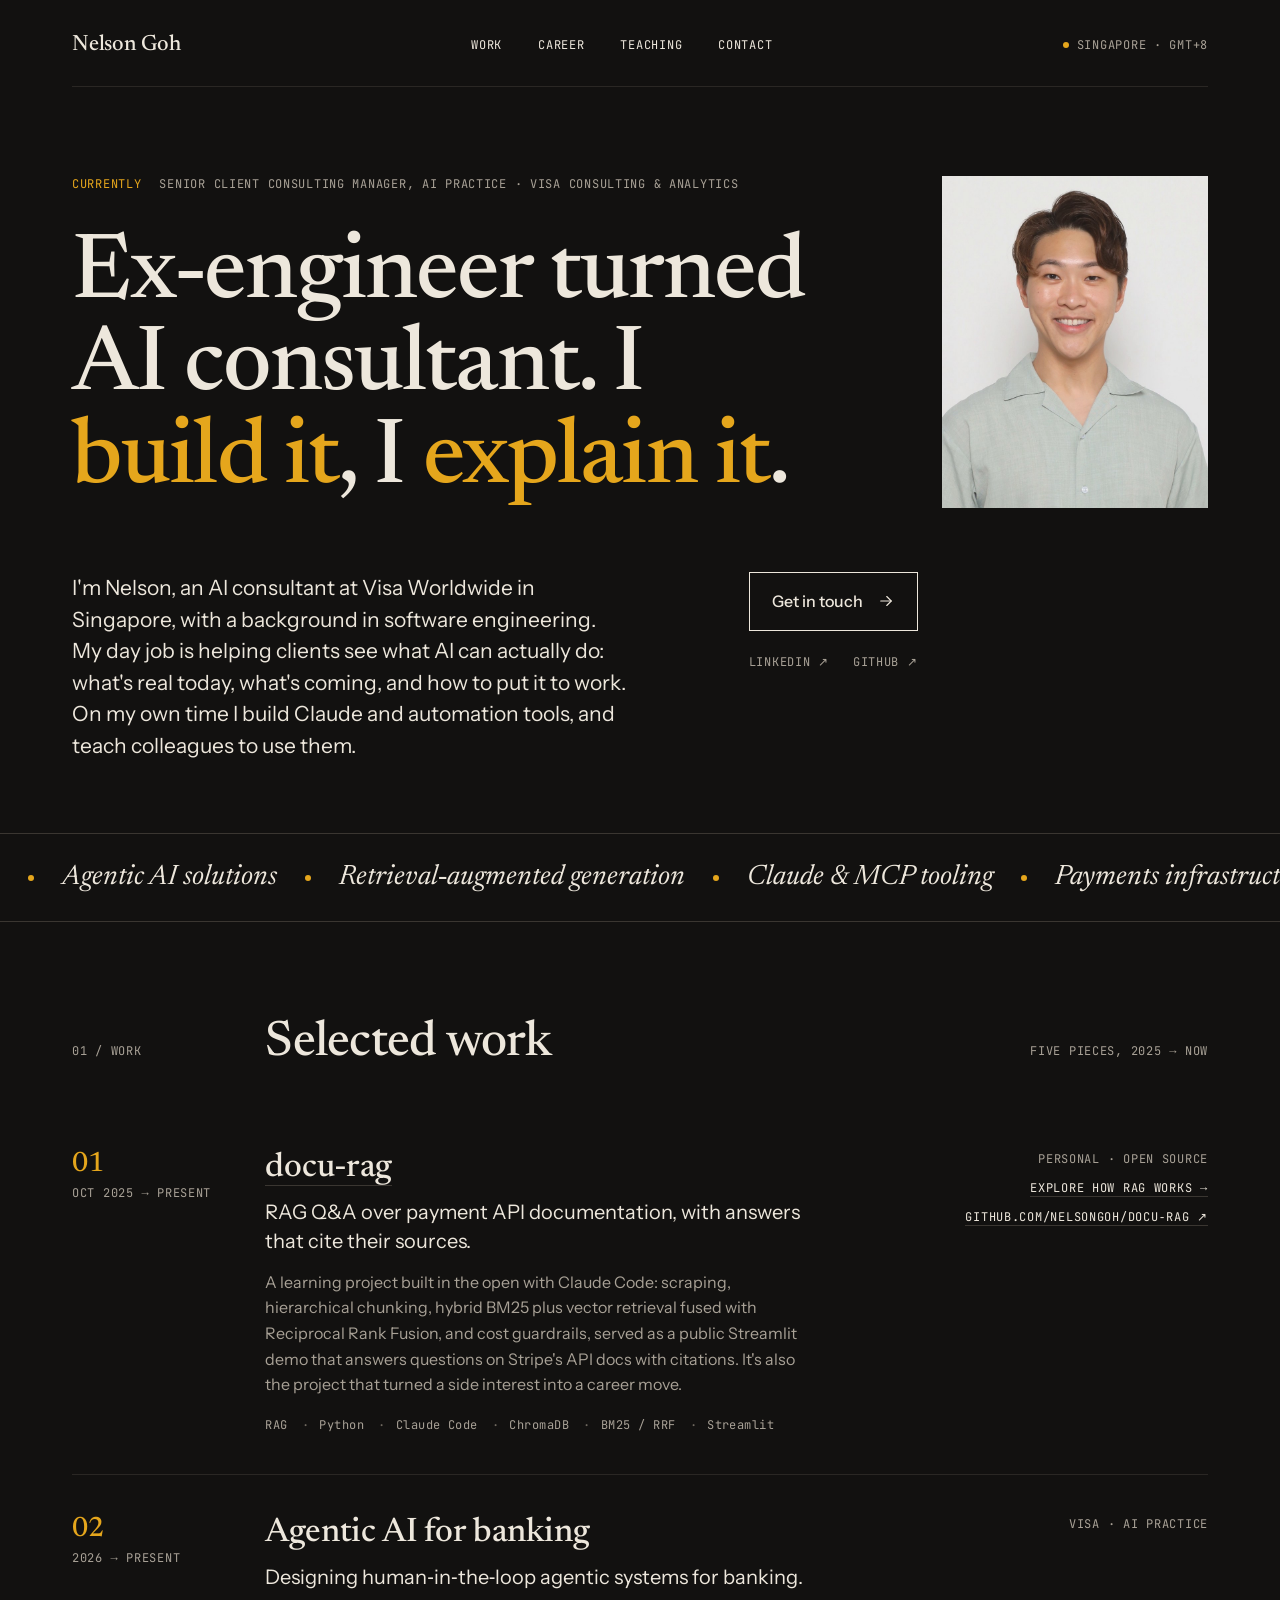
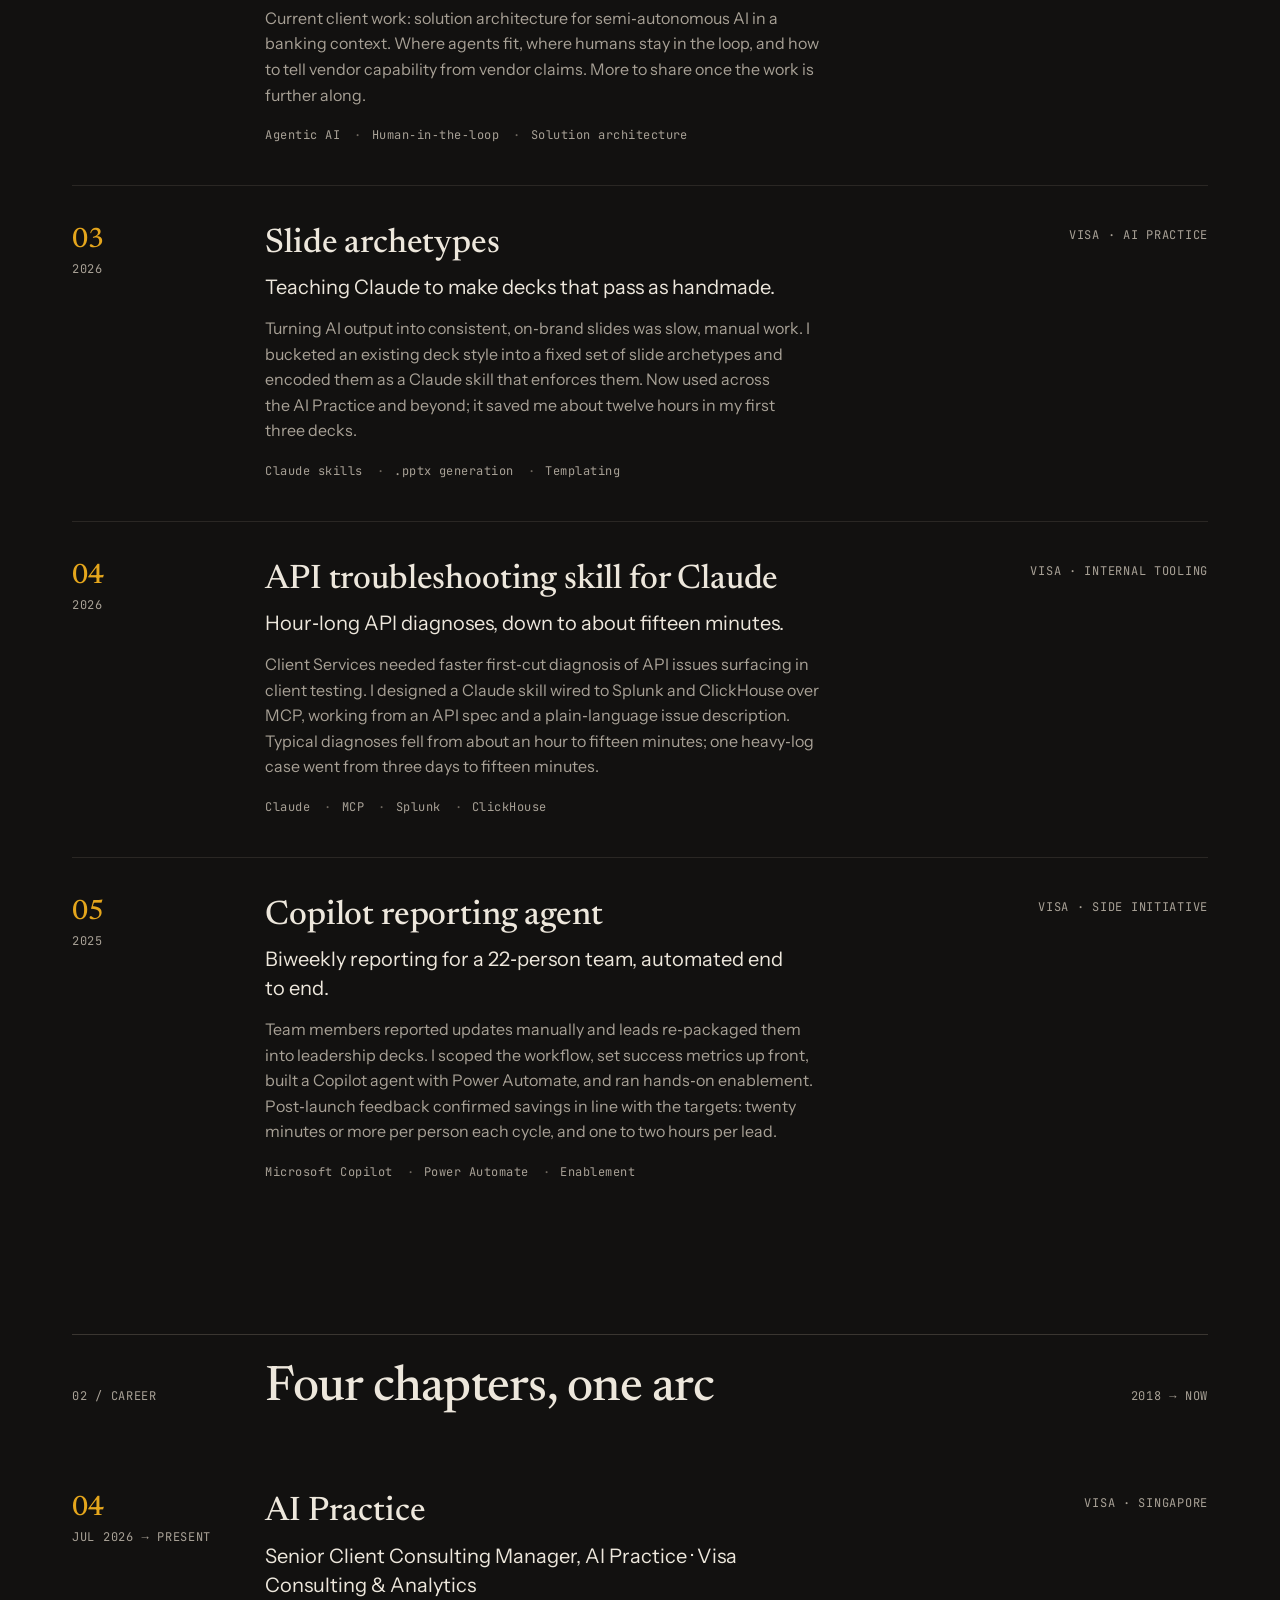
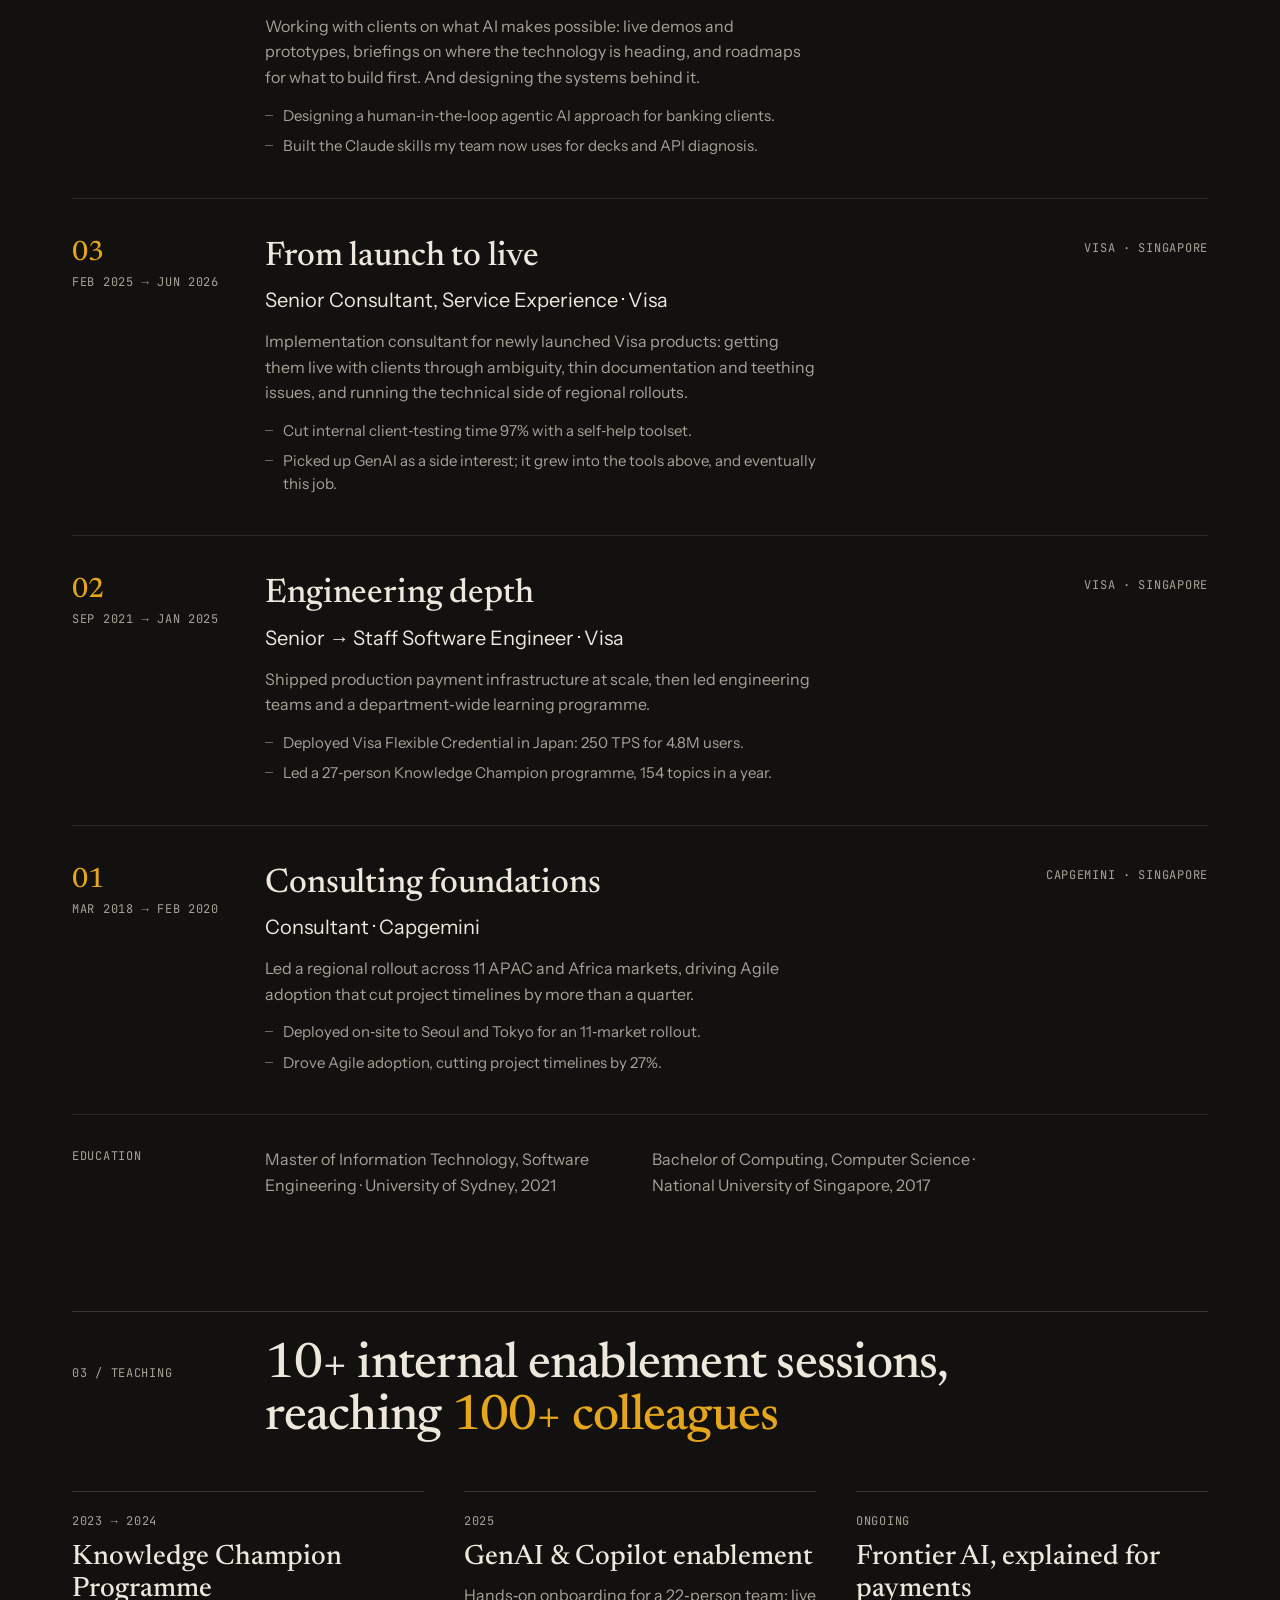
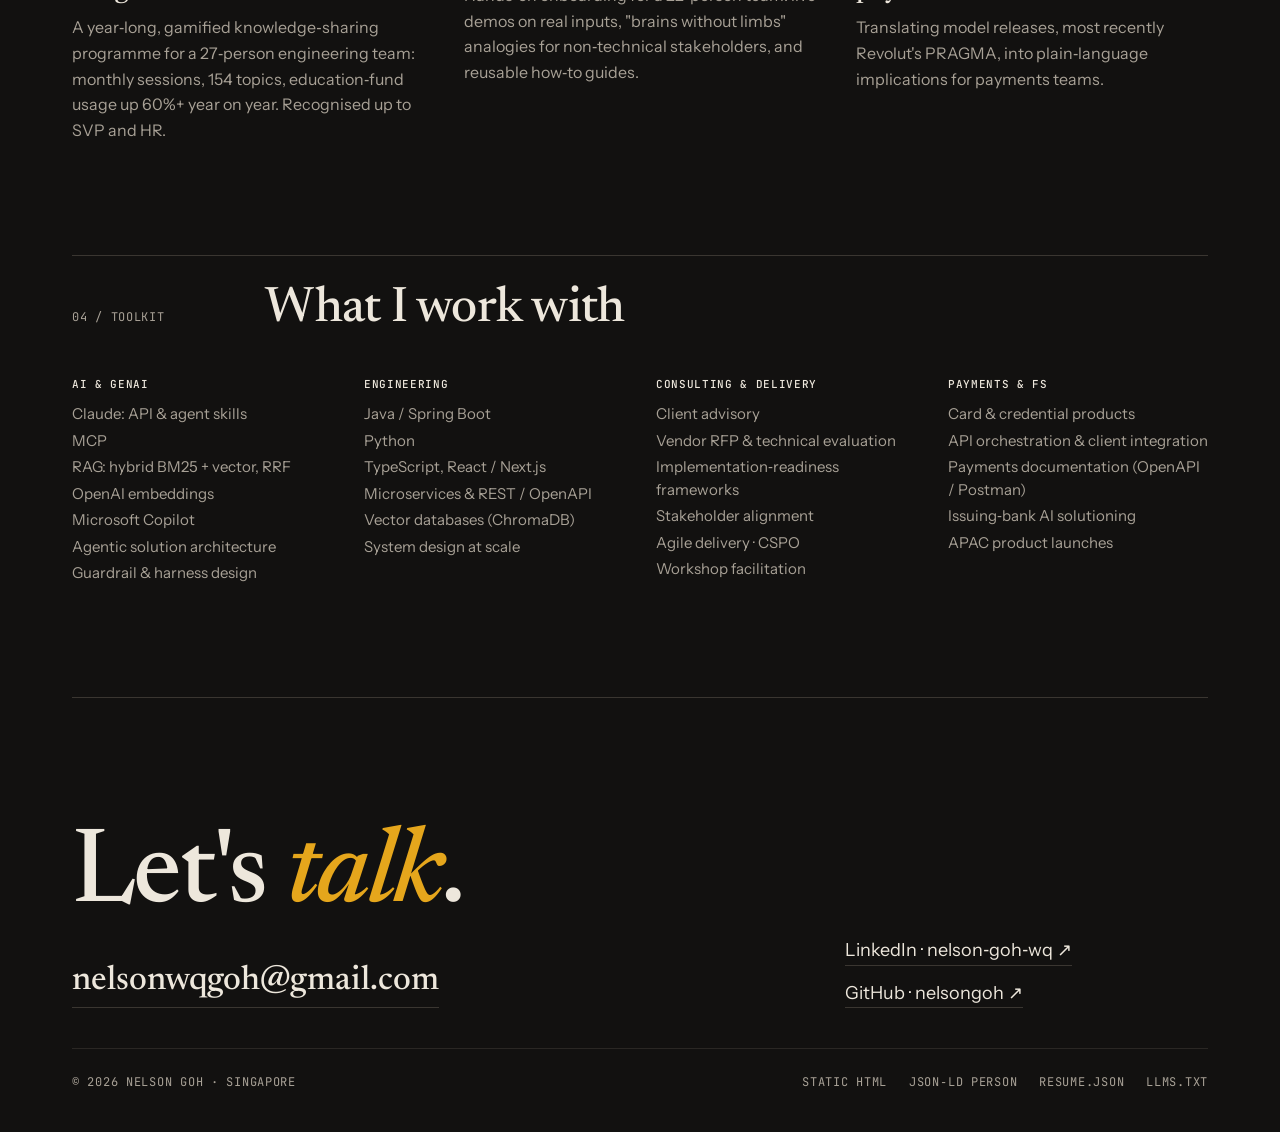
<file: index.html>
<!doctype html>
<html lang="en">
<head>
  <meta charset="utf-8">
  <meta name="viewport" content="width=device-width, initial-scale=1">
  <meta http-equiv="Content-Security-Policy" content="default-src 'none'; script-src 'self'; connect-src https://personal-brand-analytics.personal-brand-analytics-worker.workers.dev; style-src 'self'; font-src 'self'; img-src 'self'; manifest-src 'self'; base-uri 'none'; form-action 'none'; upgrade-insecure-requests">
  <script src="analytics.js" defer></script>
  <meta name="referrer" content="strict-origin-when-cross-origin">
  <meta name="color-scheme" content="dark">
  <meta name="theme-color" content="#121110">

  <title>Nelson Goh · AI consultant, ex-engineer · Singapore</title>
  <meta name="description" content="Nelson Goh is an AI consultant at Visa in Singapore with a software engineering background. He builds agentic AI systems, Claude and automation tools, and teaches teams to use them.">
  <meta name="author" content="Nelson Goh">
  <link rel="canonical" href="https://nelsongoh.github.io/">

  <meta property="og:type" content="profile">
  <meta property="og:title" content="Nelson Goh · Ex-engineer turned AI consultant">
  <meta property="og:description" content="I build it, I explain it. AI consultant at Visa in Singapore, with a software engineering background.">
  <meta property="og:url" content="https://nelsongoh.github.io/">
  <meta property="og:site_name" content="Nelson Goh">
  <meta property="og:image" content="https://nelsongoh.github.io/assets/og-card.png">
  <meta property="og:image:width" content="1200">
  <meta property="og:image:height" content="630">
  <meta property="og:image:alt" content="Nelson Goh. Ex-engineer turned AI consultant. I build it, I explain it.">
  <meta property="profile:first_name" content="Nelson">
  <meta property="profile:last_name" content="Goh">
  <meta name="twitter:card" content="summary_large_image">
  <meta name="twitter:title" content="Nelson Goh · Ex-engineer turned AI consultant">
  <meta name="twitter:description" content="I build it, I explain it. AI consultant at Visa in Singapore, with a software engineering background.">
  <meta name="twitter:image" content="https://nelsongoh.github.io/assets/og-card.png">

  <link rel="icon" href="favicon.svg" type="image/svg+xml">
  <link rel="alternate icon" href="favicon-32.png" type="image/png" sizes="32x32">
  <link rel="apple-touch-icon" href="apple-touch-icon.png" sizes="180x180">
  <link rel="manifest" href="site.webmanifest">
  <link rel="alternate" type="application/json" href="resume.json" title="JSON Resume">
  <link rel="alternate" type="text/plain" href="llms.txt" title="llms.txt">
  <link rel="me" href="https://github.com/nelsongoh">
  <link rel="me" href="https://www.linkedin.com/in/nelson-goh-wq/">

  <link rel="preload" href="fonts/Newsreader.woff2" as="font" type="font/woff2" crossorigin>
  <link rel="preload" href="fonts/InstrumentSans.woff2" as="font" type="font/woff2" crossorigin>
  <link rel="stylesheet" href="styles.css">

  <script type="application/ld+json">
  {
    "@context": "https://schema.org",
    "@type": "ProfilePage",
    "@id": "https://nelsongoh.github.io/#page",
    "url": "https://nelsongoh.github.io/",
    "name": "Nelson Goh",
    "inLanguage": "en",
    "dateModified": "2026-09-22",
    "mainEntity": {
      "@type": "Person",
      "@id": "https://nelsongoh.github.io/#person",
      "name": "Nelson Goh",
      "alternateName": "Nelson Goh Wei Qiang",
      "givenName": "Nelson",
      "familyName": "Goh",
      "jobTitle": "Senior Client Consulting Manager, AI Practice",
      "description": "AI consultant at Visa Worldwide in Singapore, with a background in software engineering. Helps clients see what AI can actually do, builds Claude and automation tools, and teaches colleagues to use them.",
      "url": "https://nelsongoh.github.io/",
      "email": "mailto:nelsonwqgoh@gmail.com",
      "image": "https://nelsongoh.github.io/assets/headshot.jpg",
      "sameAs": [
        "https://www.linkedin.com/in/nelson-goh-wq/",
        "https://github.com/nelsongoh"
      ],
      "worksFor": {
        "@type": "Organization",
        "name": "Visa",
        "url": "https://www.visa.com/",
        "department": {
          "@type": "Organization",
          "name": "Visa Consulting & Analytics, AI Practice"
        }
      },
      "address": {
        "@type": "PostalAddress",
        "addressLocality": "Singapore",
        "addressCountry": "SG"
      },
      "alumniOf": [
        { "@type": "CollegeOrUniversity", "name": "University of Sydney", "url": "https://www.sydney.edu.au/" },
        { "@type": "CollegeOrUniversity", "name": "National University of Singapore", "url": "https://www.nus.edu.sg/" }
      ],
      "hasCredential": {
        "@type": "EducationalOccupationalCredential",
        "name": "Certified Scrum Product Owner (CSPO)",
        "credentialCategory": "certification",
        "recognizedBy": { "@type": "Organization", "name": "Scrum Alliance" }
      },
      "knowsAbout": [
        "Agentic AI solution architecture",
        "Human-in-the-loop AI systems",
        "Retrieval-augmented generation",
        "Claude API and agent skills",
        "Model Context Protocol (MCP)",
        "Microsoft Copilot and Power Automate",
        "Payments infrastructure",
        "Card and credential products",
        "Java and Spring Boot",
        "Python",
        "TypeScript and React",
        "Technical enablement and training"
      ],
      "knowsLanguage": "en"
    }
  }
  </script>
</head>
<body>
<a class="skip" href="#work">Skip to content</a>

<div class="wrap">
  <header class="top">
    <a href="#top" class="serif brand" id="top">Nelson Goh</a>
    <nav class="nav mono" aria-label="Sections">
      <a href="#work">Work</a>
      <a href="#career">Career</a>
      <a href="#teaching">Teaching</a>
      <a href="#contact">Contact</a>
    </nav>
    <div class="where mono">
      <span class="dot" aria-hidden="true"></span>
      <span>Singapore · GMT+8</span>
    </div>
  </header>

  <section class="hero" aria-label="Introduction">
    <div class="hero-top reveal">
      <p class="hero-kicker mono">
        <span class="accent">Currently</span>
        <span>Senior Client Consulting Manager, AI Practice · Visa Consulting &amp; Analytics</span>
      </p>
      <h1 class="serif">Ex‑engineer turned AI consultant. I <span class="accent">build it</span>, I <span class="accent accent-2">explain it</span>.</h1>
    </div>

    <div class="headshot-col reveal d1">
      <figure class="headshot">
        <img src="assets/headshot.jpg" alt="Nelson Goh, smiling, in a sage shirt" width="800" height="1000">
      </figure>
    </div>

    <p class="hero-bio reveal d1">I'm Nelson, an AI consultant at Visa Worldwide in Singapore, with a background in software engineering. My day job is helping clients see what AI can actually do: what's real today, what's coming, and how to put it to work. On my own time I build Claude and automation tools, and teach colleagues to use them.</p>

    <div class="hero-cta reveal d2">
      <a href="#contact" class="btn">
        <span>Get in touch</span>
        <svg width="18" height="18" viewBox="0 0 24 24" fill="none" stroke="currentColor" stroke-width="1.5" stroke-linecap="round" stroke-linejoin="round" aria-hidden="true"><path d="M5 12h14"></path><path d="M13 6l6 6-6 6"></path></svg>
      </a>
      <div class="links mono">
        <a href="https://www.linkedin.com/in/nelson-goh-wq/" rel="me noopener" target="_blank">LinkedIn ↗</a>
        <a href="https://github.com/nelsongoh" rel="me noopener" target="_blank">GitHub ↗</a>
      </div>
    </div>
  </section>
</div>

<div class="ticker" aria-hidden="true">
  <div class="ticker-track">
    <span class="ticker-item"><span class="dot"></span>Agentic AI solutions</span>
    <span class="ticker-item"><span class="dot"></span>Retrieval‑augmented generation</span>
    <span class="ticker-item"><span class="dot"></span>Claude &amp; MCP tooling</span>
    <span class="ticker-item"><span class="dot"></span>Payments infrastructure</span>
    <span class="ticker-item"><span class="dot"></span>Enablement &amp; training</span>
    <span class="ticker-item"><span class="dot"></span>Solution architecture</span>
    <span class="ticker-item"><span class="dot"></span>Agentic AI solutions</span>
    <span class="ticker-item"><span class="dot"></span>Retrieval‑augmented generation</span>
    <span class="ticker-item"><span class="dot"></span>Claude &amp; MCP tooling</span>
    <span class="ticker-item"><span class="dot"></span>Payments infrastructure</span>
    <span class="ticker-item"><span class="dot"></span>Enablement &amp; training</span>
    <span class="ticker-item"><span class="dot"></span>Solution architecture</span>
  </div>
</div>

<main class="wrap">

  <!-- 01 Work -->
  <section id="work" class="section work" aria-labelledby="work-h">
    <div class="section-head first">
      <span class="mono kicker">01 / Work</span>
      <h2 id="work-h" class="serif h2">Selected work</h2>
      <p class="mono aside">Five pieces, 2025 → now</p>
    </div>

    <article class="row first">
      <div class="row-num-wrap"><span class="row-num">01</span><span class="mono">Oct 2025 → present</span></div>
      <div class="row-main">
        <h3 class="serif h-item"><a href="projects/docu-rag/">docu‑rag</a></h3>
        <p class="lede">RAG Q&amp;A over payment API documentation, with answers that cite their sources.</p>
        <p class="body">A learning project built in the open with Claude Code: scraping, hierarchical chunking, hybrid BM25 plus vector retrieval fused with Reciprocal Rank Fusion, and cost guardrails, served as a public Streamlit demo that answers questions on Stripe's API docs with citations. It's also the project that turned a side interest into a career move.</p>
        <ul class="tags"><li class="tag">RAG</li><li class="tag">Python</li><li class="tag">Claude Code</li><li class="tag">ChromaDB</li><li class="tag">BM25 / RRF</li><li class="tag">Streamlit</li></ul>
      </div>
      <div class="row-meta">
        <span class="mono">Personal · open source</span>
        <span class="mono"><a href="projects/docu-rag/">Explore how RAG works →</a></span>
        <span class="mono"><a href="https://github.com/nelsongoh/docu-rag" rel="noopener" target="_blank">github.com/nelsongoh/docu‑rag ↗</a></span>
      </div>
    </article>

    <article class="row">
      <div class="row-num-wrap"><span class="row-num">02</span><span class="mono">2026 → present</span></div>
      <div class="row-main">
        <h3 class="serif h-item">Agentic AI for banking</h3>
        <p class="lede">Designing human‑in‑the‑loop agentic systems for banking.</p>
        <p class="body">Current client work: solution architecture for semi‑autonomous AI in a banking context. Where agents fit, where humans stay in the loop, and how to tell vendor capability from vendor claims. More to share once the work is further along.</p>
        <ul class="tags"><li class="tag">Agentic AI</li><li class="tag">Human‑in‑the‑loop</li><li class="tag">Solution architecture</li></ul>
      </div>
      <div class="row-meta"><span class="mono">Visa · AI Practice</span></div>
    </article>

    <article class="row">
      <div class="row-num-wrap"><span class="row-num">03</span><span class="mono">2026</span></div>
      <div class="row-main">
        <h3 class="serif h-item">Slide archetypes</h3>
        <p class="lede">Teaching Claude to make decks that pass as handmade.</p>
        <p class="body">Turning AI output into consistent, on‑brand slides was slow, manual work. I bucketed an existing deck style into a fixed set of slide archetypes and encoded them as a Claude skill that enforces them. Now used across the AI Practice and beyond; it saved me about twelve hours in my first three decks.</p>
        <ul class="tags"><li class="tag">Claude skills</li><li class="tag">.pptx generation</li><li class="tag">Templating</li></ul>
      </div>
      <div class="row-meta"><span class="mono">Visa · AI Practice</span></div>
    </article>

    <article class="row">
      <div class="row-num-wrap"><span class="row-num">04</span><span class="mono">2026</span></div>
      <div class="row-main">
        <h3 class="serif h-item">API troubleshooting skill for Claude</h3>
        <p class="lede">Hour‑long API diagnoses, down to about fifteen minutes.</p>
        <p class="body">Client Services needed faster first‑cut diagnosis of API issues surfacing in client testing. I designed a Claude skill wired to Splunk and ClickHouse over MCP, working from an API spec and a plain‑language issue description. Typical diagnoses fell from about an hour to fifteen minutes; one heavy‑log case went from three days to fifteen minutes.</p>
        <ul class="tags"><li class="tag">Claude</li><li class="tag">MCP</li><li class="tag">Splunk</li><li class="tag">ClickHouse</li></ul>
      </div>
      <div class="row-meta"><span class="mono">Visa · internal tooling</span></div>
    </article>

    <article class="row">
      <div class="row-num-wrap"><span class="row-num">05</span><span class="mono">2025</span></div>
      <div class="row-main">
        <h3 class="serif h-item">Copilot reporting agent</h3>
        <p class="lede">Biweekly reporting for a 22‑person team, automated end to end.</p>
        <p class="body">Team members reported updates manually and leads re‑packaged them into leadership decks. I scoped the workflow, set success metrics up front, built a Copilot agent with Power Automate, and ran hands‑on enablement. Post‑launch feedback confirmed savings in line with the targets: twenty minutes or more per person each cycle, and one to two hours per lead.</p>
        <ul class="tags"><li class="tag">Microsoft Copilot</li><li class="tag">Power Automate</li><li class="tag">Enablement</li></ul>
      </div>
      <div class="row-meta"><span class="mono">Visa · side initiative</span></div>
    </article>
  </section>

  <!-- 02 Career -->
  <section id="career" class="section" aria-labelledby="career-h">
    <div class="section-head">
      <span class="mono kicker">02 / Career</span>
      <h2 id="career-h" class="serif h2">Four chapters, one arc</h2>
      <p class="mono aside">2018 → now</p>
    </div>

    <ol>
      <li class="row first">
        <div class="row-num-wrap"><span class="row-num">04</span><span class="mono">Jul 2026 → present</span></div>
        <div class="row-main">
          <h3 class="serif h-item">AI Practice</h3>
          <p class="lede">Senior Client Consulting Manager, AI Practice · Visa Consulting &amp; Analytics</p>
          <p class="body">Working with clients on what AI makes possible: live demos and prototypes, briefings on where the technology is heading, and roadmaps for what to build first. And designing the systems behind it.</p>
          <ul class="hl">
            <li>Designing a human‑in‑the‑loop agentic AI approach for banking clients.</li>
            <li>Built the Claude skills my team now uses for decks and API diagnosis.</li>
          </ul>
        </div>
        <div class="row-meta"><span class="mono">Visa · Singapore</span></div>
      </li>

      <li class="row">
        <div class="row-num-wrap"><span class="row-num">03</span><span class="mono">Feb 2025 → Jun 2026</span></div>
        <div class="row-main">
          <h3 class="serif h-item">From launch to live</h3>
          <p class="lede">Senior Consultant, Service Experience · Visa</p>
          <p class="body">Implementation consultant for newly launched Visa products: getting them live with clients through ambiguity, thin documentation and teething issues, and running the technical side of regional rollouts.</p>
          <ul class="hl">
            <li>Cut internal client‑testing time 97% with a self‑help toolset.</li>
            <li>Picked up GenAI as a side interest; it grew into the tools above, and eventually this job.</li>
          </ul>
        </div>
        <div class="row-meta"><span class="mono">Visa · Singapore</span></div>
      </li>

      <li class="row">
        <div class="row-num-wrap"><span class="row-num">02</span><span class="mono">Sep 2021 → Jan 2025</span></div>
        <div class="row-main">
          <h3 class="serif h-item">Engineering depth</h3>
          <p class="lede">Senior → Staff Software Engineer · Visa</p>
          <p class="body">Shipped production payment infrastructure at scale, then led engineering teams and a department‑wide learning programme.</p>
          <ul class="hl">
            <li>Deployed Visa Flexible Credential in Japan: 250 TPS for 4.8M users.</li>
            <li>Led a 27‑person Knowledge Champion programme, 154 topics in a year.</li>
          </ul>
        </div>
        <div class="row-meta"><span class="mono">Visa · Singapore</span></div>
      </li>

      <li class="row">
        <div class="row-num-wrap"><span class="row-num">01</span><span class="mono">Mar 2018 → Feb 2020</span></div>
        <div class="row-main">
          <h3 class="serif h-item">Consulting foundations</h3>
          <p class="lede">Consultant · Capgemini</p>
          <p class="body">Led a regional rollout across 11 APAC and Africa markets, driving Agile adoption that cut project timelines by more than a quarter.</p>
          <ul class="hl">
            <li>Deployed on‑site to Seoul and Tokyo for an 11‑market rollout.</li>
            <li>Drove Agile adoption, cutting project timelines by 27%.</li>
          </ul>
        </div>
        <div class="row-meta"><span class="mono">Capgemini · Singapore</span></div>
      </li>
    </ol>

    <div class="edu">
      <span class="mono kicker">Education</span>
      <p class="body">Master of Information Technology, Software Engineering · University of Sydney, 2021</p>
      <p class="body">Bachelor of Computing, Computer Science · National University of Singapore, 2017</p>
    </div>
  </section>

  <!-- 03 Teaching -->
  <section id="teaching" class="section" aria-labelledby="teaching-h">
    <div class="section-head">
      <span class="mono kicker">03 / Teaching</span>
      <h2 id="teaching-h" class="serif h2 wide">10+ internal enablement sessions, reaching <span class="accent">100+ colleagues</span></h2>
    </div>
    <div class="teach">
      <article>
        <span class="mono">2023 → 2024</span>
        <h3 class="serif">Knowledge Champion Programme</h3>
        <p class="body">A year‑long, gamified knowledge‑sharing programme for a 27‑person engineering team: monthly sessions, 154 topics, education‑fund usage up 60%+ year on year. Recognised up to SVP and HR.</p>
      </article>
      <article>
        <span class="mono">2025</span>
        <h3 class="serif">GenAI &amp; Copilot enablement</h3>
        <p class="body">Hands‑on onboarding for a 22‑person team: live demos on real inputs, "brains without limbs" analogies for non‑technical stakeholders, and reusable how‑to guides.</p>
      </article>
      <article>
        <span class="mono">Ongoing</span>
        <h3 class="serif">Frontier AI, explained for payments</h3>
        <p class="body">Translating model releases, most recently Revolut's PRAGMA, into plain‑language implications for payments teams.</p>
      </article>
    </div>
  </section>

  <!-- 04 Toolkit -->
  <section id="skills" class="section" aria-labelledby="skills-h">
    <div class="section-head">
      <span class="mono kicker">04 / Toolkit</span>
      <h2 id="skills-h" class="serif h2">What I work with</h2>
    </div>
    <div class="skills">
      <div>
        <h4>AI &amp; GenAI</h4>
        <ul><li>Claude: API &amp; agent skills</li><li>MCP</li><li>RAG: hybrid BM25 + vector, RRF</li><li>OpenAI embeddings</li><li>Microsoft Copilot</li><li>Agentic solution architecture</li><li>Guardrail &amp; harness design</li></ul>
      </div>
      <div>
        <h4>Engineering</h4>
        <ul><li>Java / Spring Boot</li><li>Python</li><li>TypeScript, React / Next.js</li><li>Microservices &amp; REST / OpenAPI</li><li>Vector databases (ChromaDB)</li><li>System design at scale</li></ul>
      </div>
      <div>
        <h4>Consulting &amp; delivery</h4>
        <ul><li>Client advisory</li><li>Vendor RFP &amp; technical evaluation</li><li>Implementation‑readiness frameworks</li><li>Stakeholder alignment</li><li>Agile delivery · CSPO</li><li>Workshop facilitation</li></ul>
      </div>
      <div>
        <h4>Payments &amp; FS</h4>
        <ul><li>Card &amp; credential products</li><li>API orchestration &amp; client integration</li><li>Payments documentation (OpenAPI / Postman)</li><li>Issuing‑bank AI solutioning</li><li>APAC product launches</li></ul>
      </div>
    </div>
  </section>

  <!-- Contact -->
  <section id="contact" class="contact" aria-labelledby="contact-h">
    <div class="contact-grid">
      <div class="contact-main">
        <h2 id="contact-h" class="serif">Let's <em>talk</em>.</h2>
        <a href="mailto:nelsonwqgoh@gmail.com" class="serif email">nelsonwqgoh@gmail.com</a>
      </div>
      <div class="contact-links">
        <a href="https://www.linkedin.com/in/nelson-goh-wq/" rel="me noopener" target="_blank">LinkedIn · nelson‑goh‑wq ↗</a>
        <a href="https://github.com/nelsongoh" rel="me noopener" target="_blank">GitHub · nelsongoh ↗</a>
      </div>
    </div>
  </section>

  <footer class="foot">
    <div class="visitor-counter mono" data-visitor-counter hidden>
      <span><strong data-unique-visitors></strong> unique visitors</span>
      <span><strong data-total-visits></strong> total visits</span>
      <span>Since 22 Sep 2026</span>
      <details>
        <summary>About the count</summary>
        <p>A rough count of browsers and visits, using random IDs. One visit per tab session. Country totals are approximate; IP addresses are not stored. Privacy opt-outs are respected.</p>
      </details>
    </div>
    <span class="mono">© 2026 Nelson Goh · Singapore</span>
    <div class="foot-meta mono">
      <span>Static HTML</span>
      <span>JSON‑LD Person</span>
      <a href="resume.json">resume.json</a>
      <a href="llms.txt">llms.txt</a>
    </div>
  </footer>

</main>
</body>
</html>
</file>
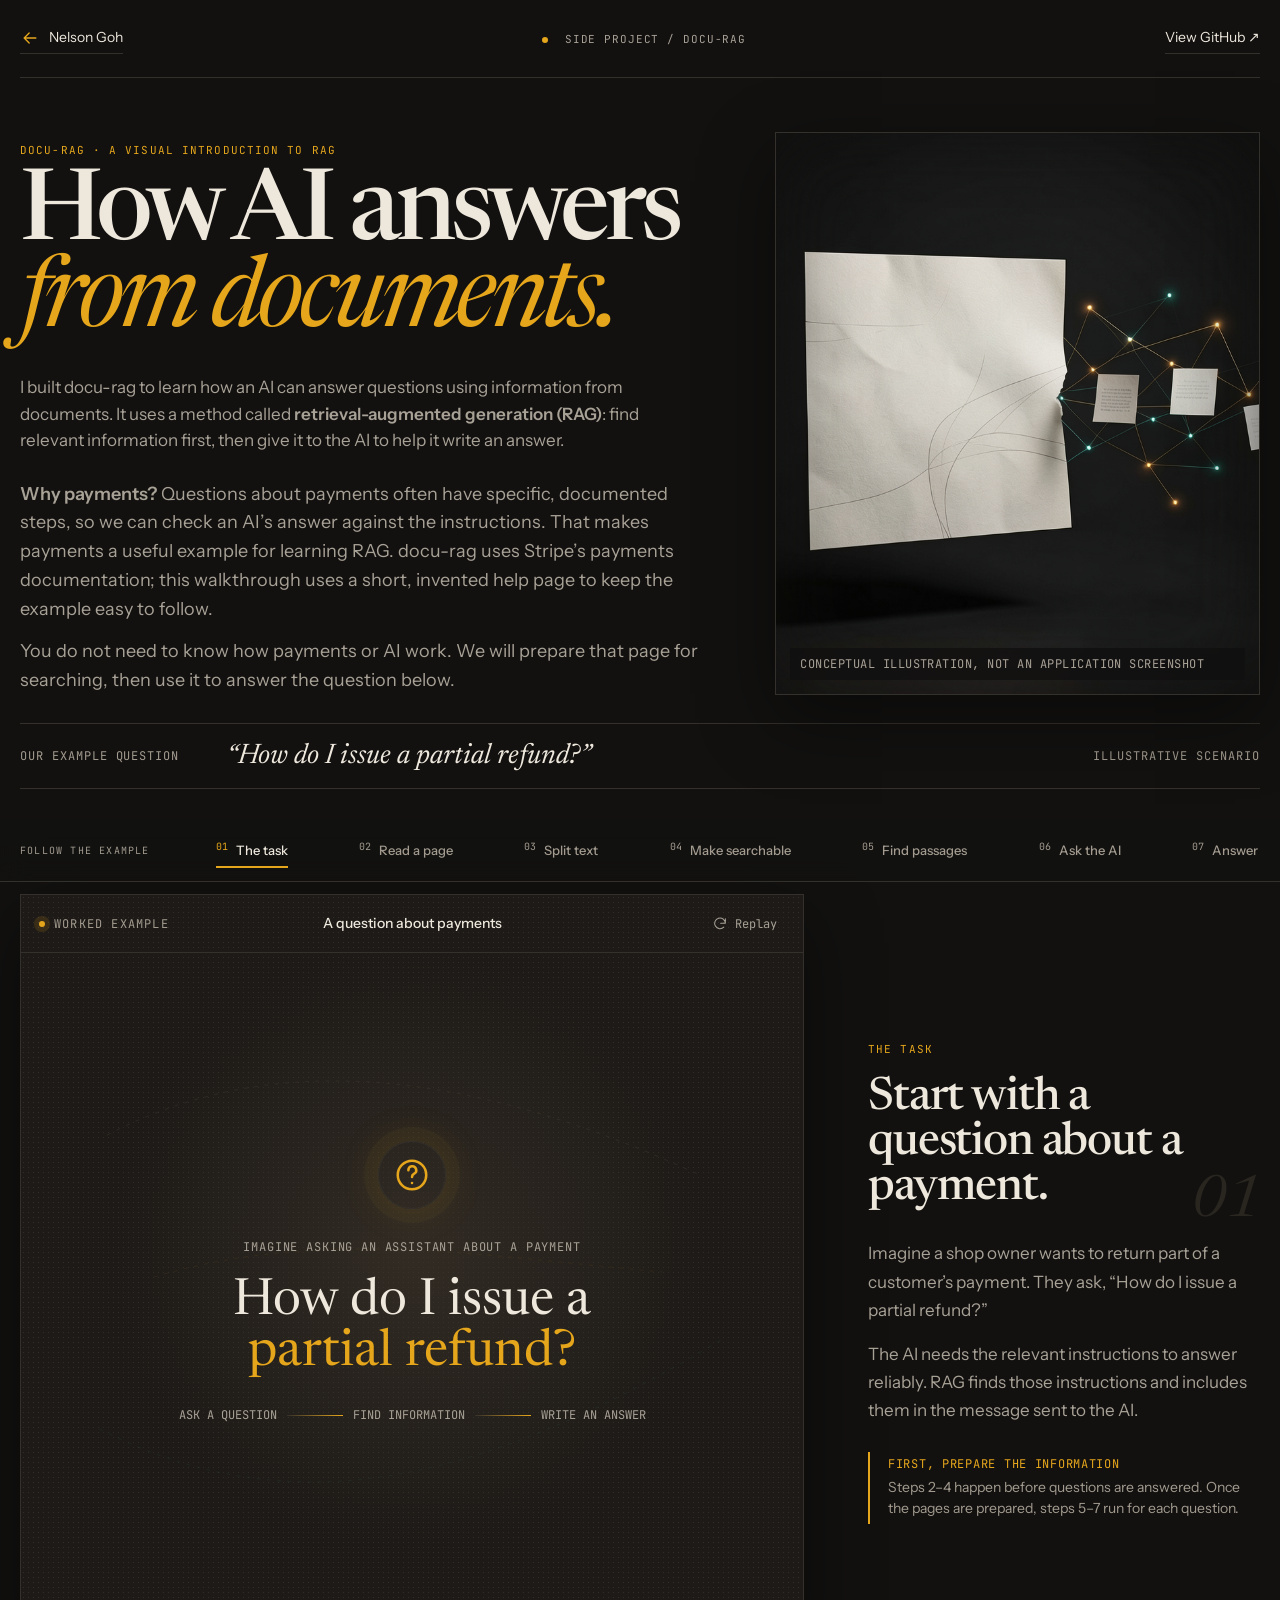
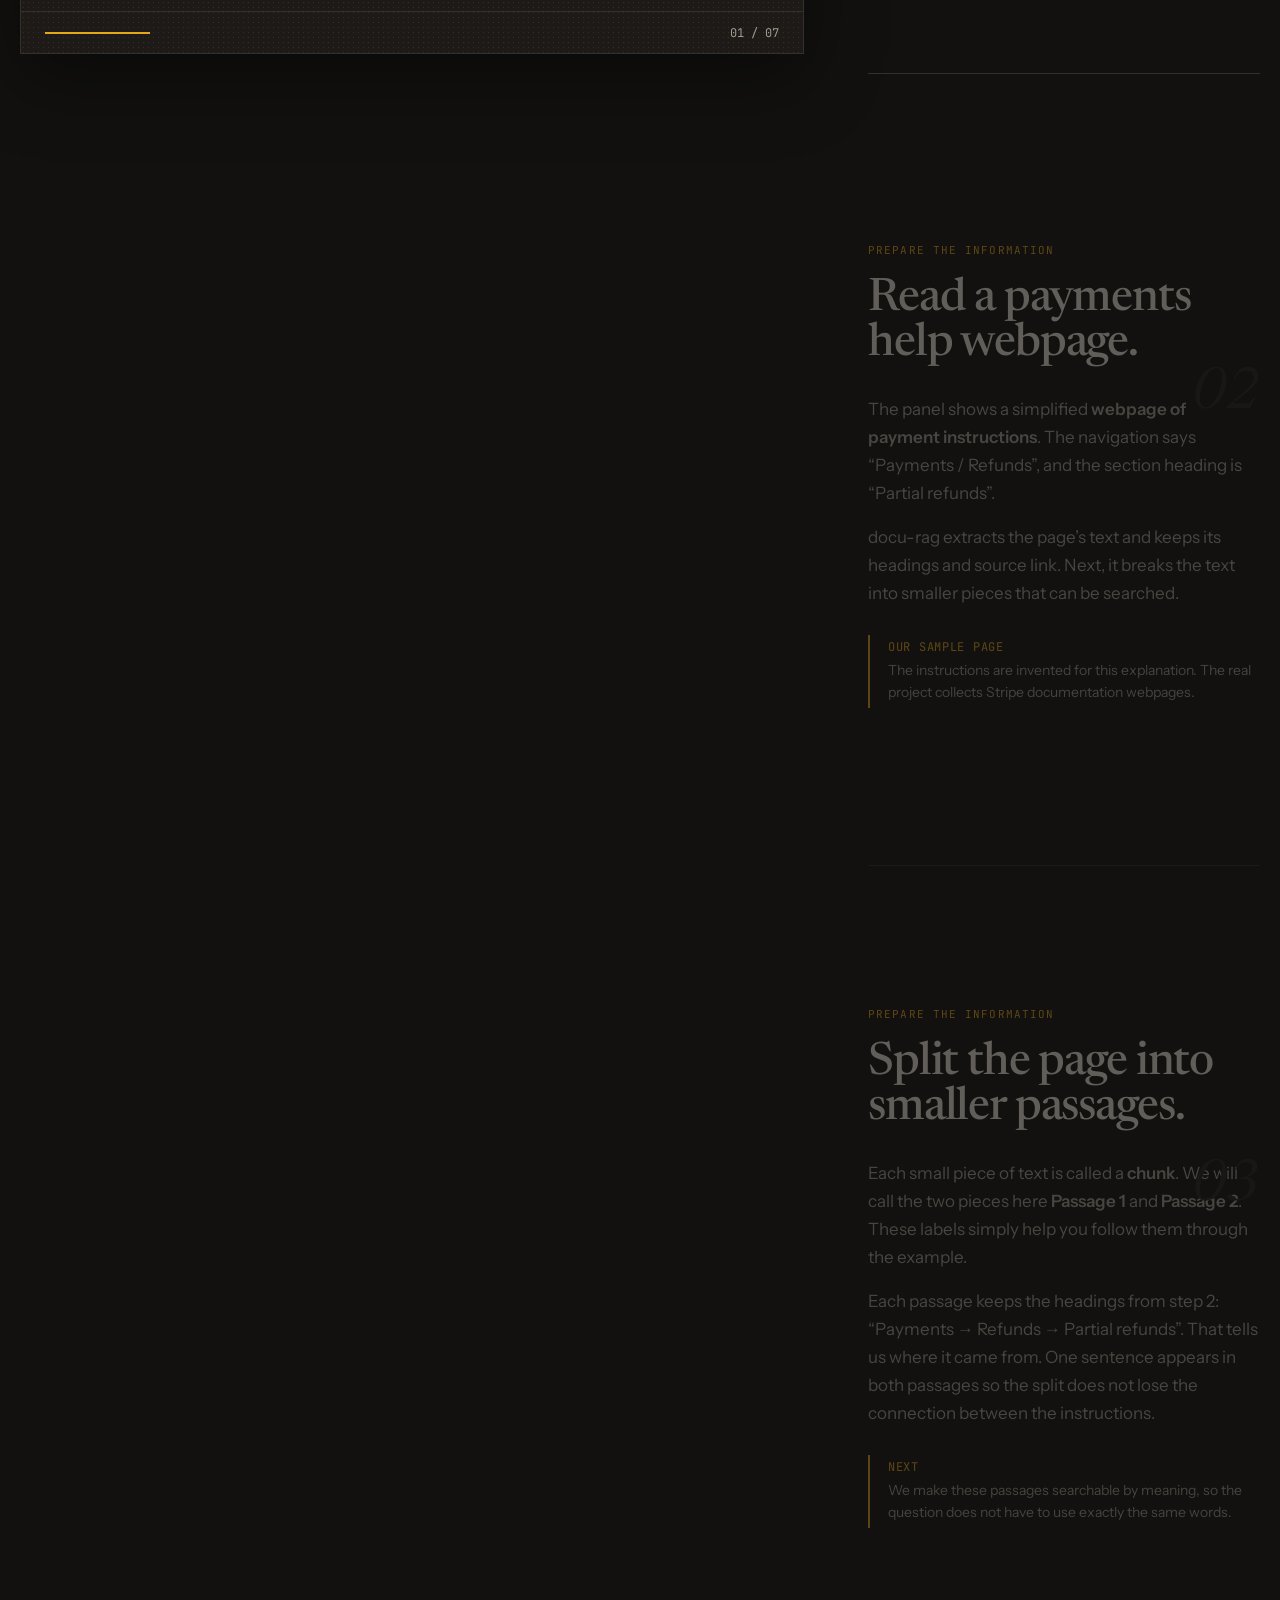
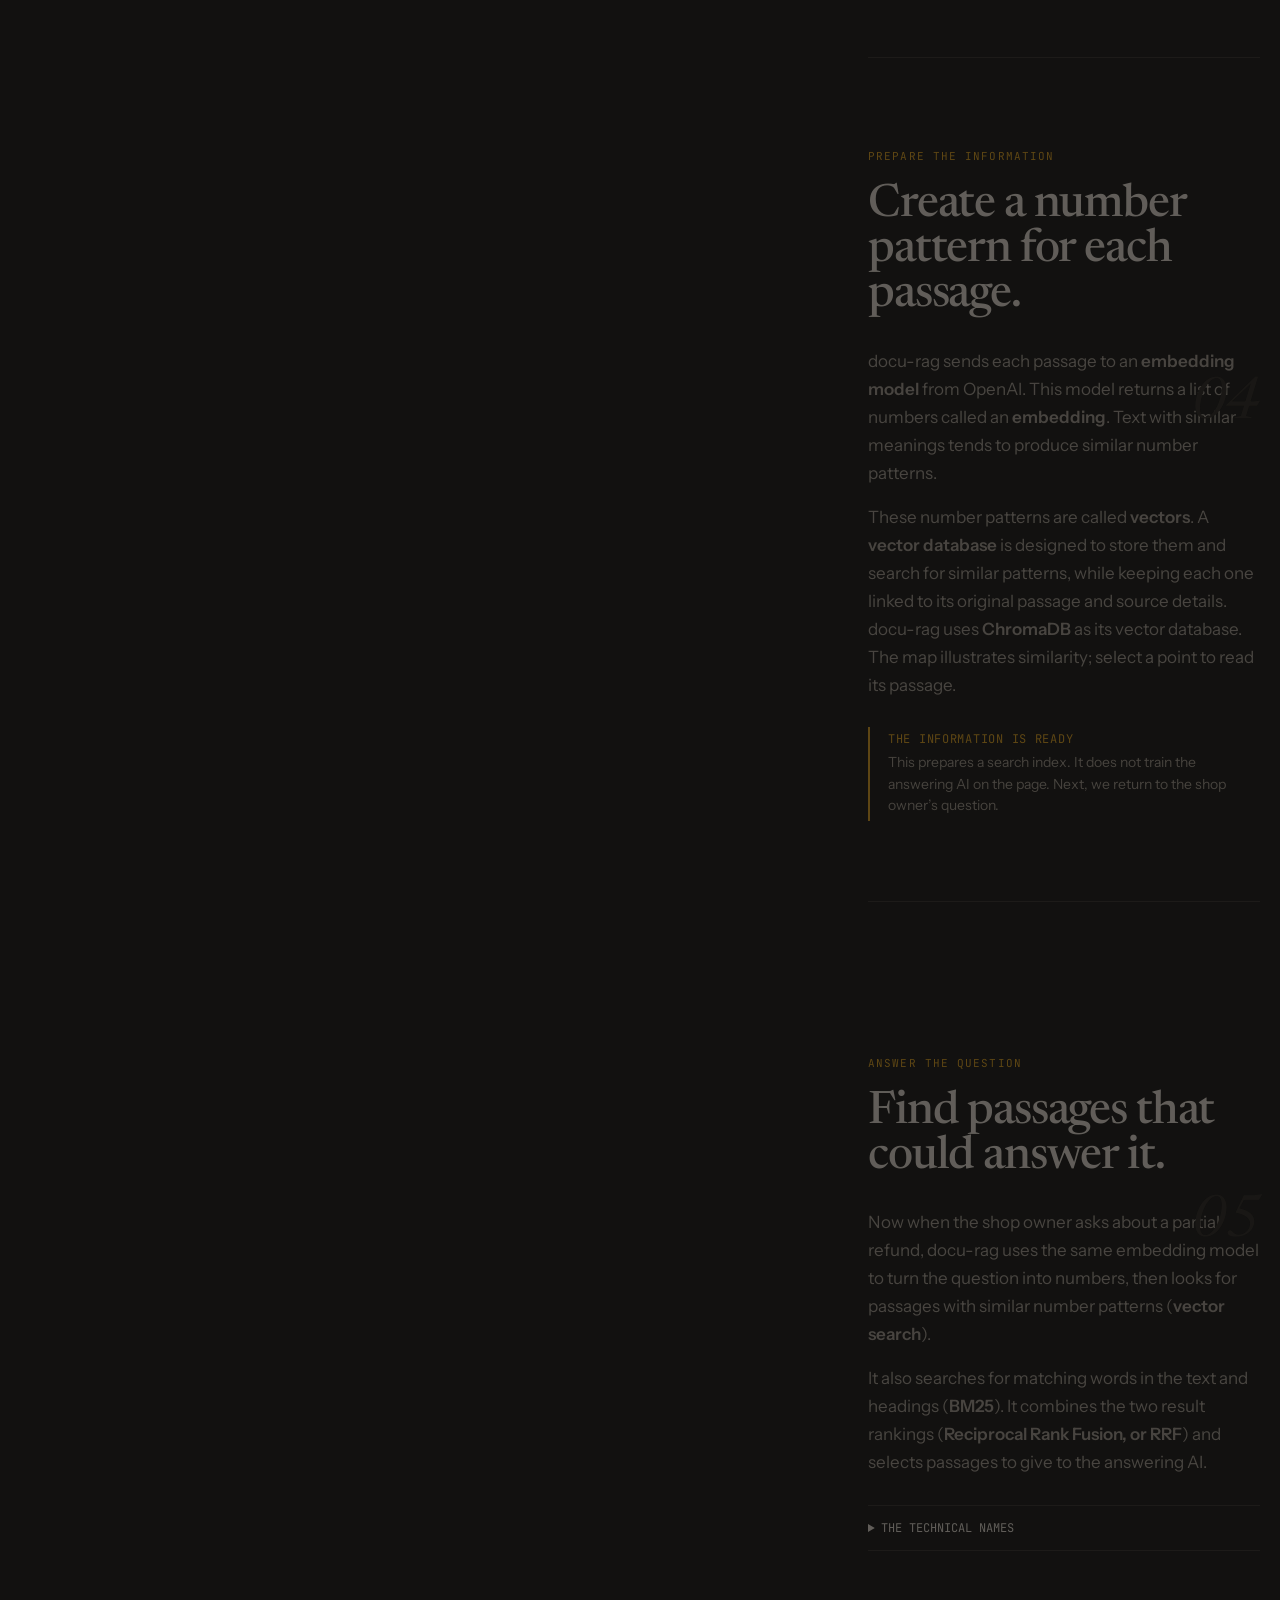
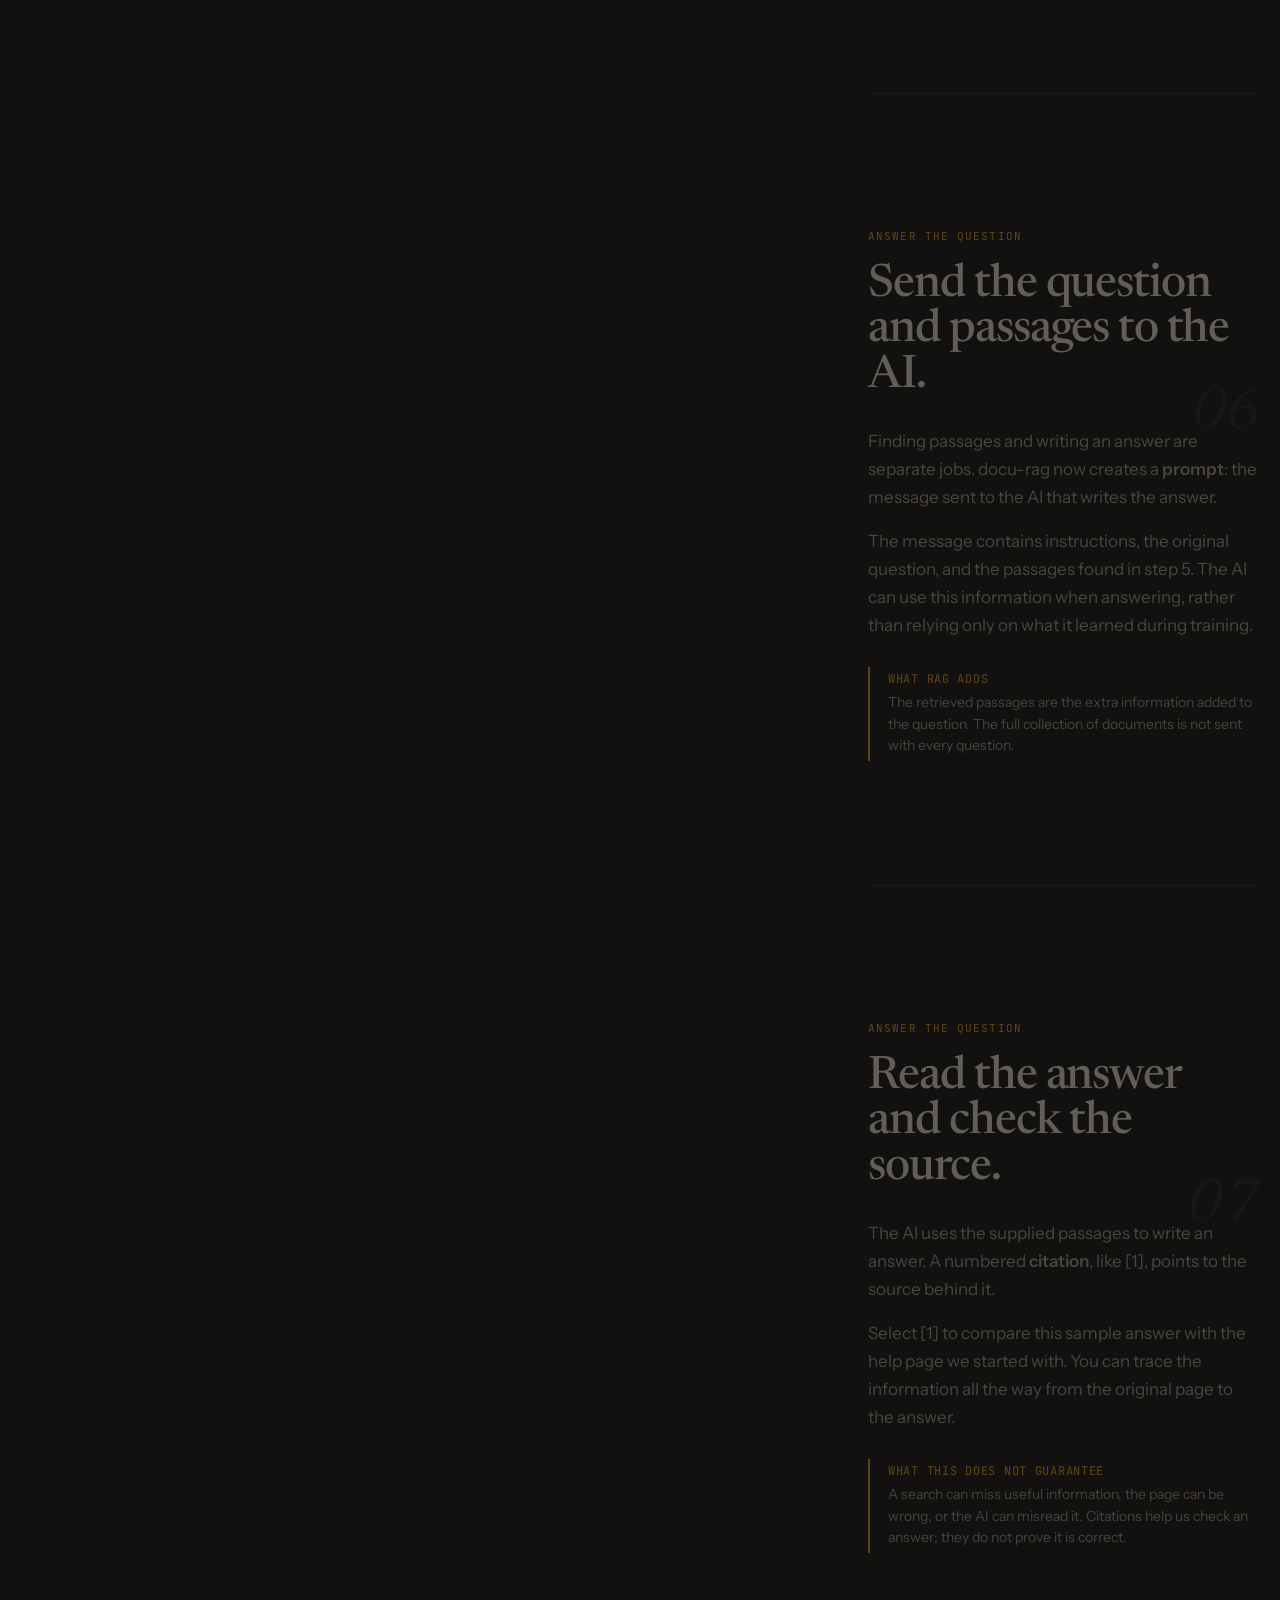
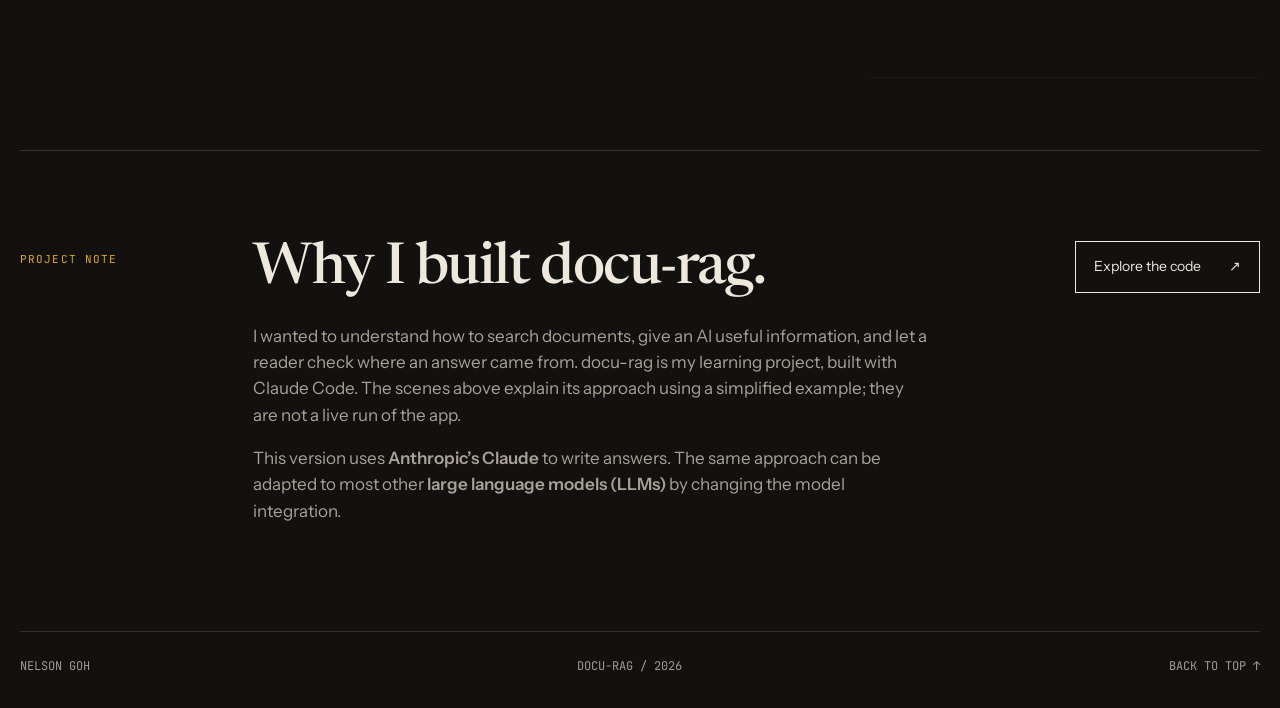
<file: projects/docu-rag/index.html>
<!doctype html>
<html lang="en">
<head>
  <meta charset="utf-8">
  <meta name="viewport" content="width=device-width, initial-scale=1">
  <meta name="description" content="Learn how retrieval-augmented generation (RAG) finds information in documents and uses it to answer a question, with a simple payments example.">
  <title>How RAG works | docu-rag</title>
  <link rel="canonical" href="https://nelsongoh.github.io/projects/docu-rag/">
  <link rel="icon" href="../../favicon.svg" type="image/svg+xml">
  <script>document.documentElement.classList.add('js-pending');</script>
  <link rel="stylesheet" href="story.css">
  <script src="story.js" defer></script>
</head>
<body>
  <a class="skip" href="#story">Skip to the story</a>
  <header class="topbar wrap">
    <a class="back" href="../../index.html" aria-label="Back to Nelson Goh home page"><svg aria-hidden="true" viewBox="0 0 24 24"><path d="M19 12H5m6-6-6 6 6 6"/></svg>Nelson Goh</a>
    <span class="project-mark"><i></i> Side project / docu-rag</span>
    <a class="repo" href="https://github.com/nelsongoh/docu-rag">View GitHub <span aria-hidden="true">↗</span></a>
  </header>

  <main id="story">
    <section class="hero wrap" aria-labelledby="hero-title">
      <div class="hero-copy">
        <p class="eyebrow">docu-rag · A visual introduction to RAG</p>
        <h1 id="hero-title">How AI answers<br><em>from documents.</em></h1>
        <p class="hero-lede">I built docu-rag to learn how an AI can answer questions using information from documents. It uses a method called <strong>retrieval-augmented generation (RAG)</strong>: find relevant information first, then give it to the AI to help it write an answer.</p>
        <div class="intro-context"><p><strong>Why payments?</strong> Questions about payments often have specific, documented steps, so we can check an AI’s answer against the instructions. That makes payments a useful example for learning RAG. docu-rag uses Stripe’s payments documentation; this walkthrough uses a short, invented help page to keep the example easy to follow.</p><p>You do not need to know how payments or AI work. We will prepare that page for searching, then use it to answer the question below.</p></div>
      </div>
      <figure class="hero-art">
        <img src="assets/document-constellation.png" alt="Conceptual illustration of document fragments connected in a constellation">
        <figcaption>Conceptual illustration, not an application screenshot</figcaption>
      </figure>
      <div class="question-strip" aria-label="Example question"><span>Our example question</span><strong>“How do I issue a partial refund?”</strong><small>Illustrative scenario</small></div>
    </section>

    <nav class="chapter-nav" aria-label="Story chapters"><div class="wrap chapter-inner"><span class="chapter-label">Follow the example</span><ol>
      <li><a href="#ask" data-jump="0"><span>01</span><b>The task</b></a></li><li><a href="#collect" data-jump="1"><span>02</span><b>Read a page</b></a></li><li><a href="#split" data-jump="2"><span>03</span><b>Split text</b></a></li><li><a href="#index" data-jump="3"><span>04</span><b>Make searchable</b></a></li><li><a href="#retrieve" data-jump="4"><span>05</span><b>Find passages</b></a></li><li><a href="#assemble" data-jump="5"><span>06</span><b>Ask the AI</b></a></li><li><a href="#answer" data-jump="6"><span>07</span><b>Answer</b></a></li>
    </ol></div></nav>

    <section class="pipeline wrap" aria-label="How docu-rag works">
      <figure class="visual-stage" data-stage="0" aria-labelledby="visual-caption">
        <figcaption id="visual-caption"><span><i></i> Worked example</span><b id="stage-title">A question about payments</b><button class="replay" type="button" aria-label="Replay this stage animation"><svg aria-hidden="true" viewBox="0 0 24 24"><path d="M20 11a8 8 0 1 0-2.3 5.7M20 4v7h-7"/></svg>Replay</button></figcaption>
        <div class="stage-canvas" aria-live="polite">
          <svg class="stage-wires" aria-hidden="true" viewBox="0 0 1000 650" preserveAspectRatio="none"><path class="wire wire-a" d="M110 180 C330 90,590 120,870 220"/><path class="wire wire-b" d="M100 470 C350 570,600 520,900 380"/><path class="wire wire-c" d="M170 320 C390 270,590 300,820 315"/></svg>

          <section class="scene scene-question" data-scene="0" aria-label="The example question">
            <div class="question-signal reveal-piece"><svg class="scene-icon" aria-hidden="true" viewBox="0 0 24 24"><circle cx="12" cy="12" r="9"/><path d="M9.7 9a2.5 2.5 0 1 1 3.7 2.2c-1 .5-1.4 1-1.4 2M12 17h.01"/></svg></div>
            <p class="scene-kicker reveal-piece">Imagine asking an assistant about a payment</p><p class="stage-question reveal-piece">How do I issue a<br><mark>partial refund?</mark></p>
            <div class="question-path reveal-piece"><span>Ask a question</span><i></i><span>Find information</span><i></i><span>Write an answer</span></div>
          </section>

          <section class="scene scene-document" data-scene="1" aria-label="Example payments help webpage">
            <div class="library-shell reveal-piece">
              <aside class="doc-nav"><div class="app-label"><svg class="ico" aria-hidden="true" viewBox="0 0 24 24"><path d="M6 3h9l4 4v14H6z"/><path d="M15 3v5h4"/></svg>Payments help</div><span>Overview</span><span class="selected">Refunds</span><span>Disputes</span><span>Accounts</span></aside>
              <article class="doc-page"><p class="browser-address">Example payments help website</p><div class="doc-crumb">Payments / Refunds</div><h3>Partial refunds</h3><p>A partial refund returns some of the money from an earlier payment.</p>
                <div class="source-passage source-whole"><span>¶</span><p>Open the original charge and choose the refund action. Enter the amount to return. Review the refund amount before submitting.</p></div>
                <p class="doc-footnote">Illustrative documentation written for this walkthrough.</p>
              </article>
            </div>
          </section>

          <section class="scene scene-chunks" data-scene="2" aria-label="The page split into heading-aware chunks">
            <header class="scene-heading reveal-piece"><svg class="scene-icon small" aria-hidden="true" viewBox="0 0 24 24"><path d="M4 4h7v7H4zm9 9h7v7h-7zM13 4h7M4 15h7"/></svg><div><span>Two passages from the same page</span><b>Keep the page headings with each passage</b></div></header>
            <div class="chunk-deck">
              <article class="chunk-card chunk-18 reveal-piece"><div class="chunk-top"><span>Passage 1</span><small>From step 2</small></div><b>Payments › Refunds › Partial refunds</b><p>Open the original charge and choose the refund action. <u>Enter the amount to return.</u></p></article>
              <div class="overlap-note reveal-piece"><i></i><span>This sentence appears in both</span><i></i></div>
              <article class="chunk-card chunk-19 reveal-piece"><div class="chunk-top"><span>Passage 2</span><small>From step 2</small></div><b>Payments › Refunds › Partial refunds</b><p><u>Enter the amount to return.</u> Review the refund amount before submitting.</p></article>
            </div>
          </section>

          <section class="scene scene-vector" data-scene="3" aria-label="A schematic similarity map of passage embeddings">
            <header class="scene-heading reveal-piece"><svg class="scene-icon small" aria-hidden="true" viewBox="0 0 24 24"><circle cx="5" cy="12" r="2"/><circle cx="12" cy="5" r="2"/><circle cx="19" cy="10" r="2"/><circle cx="13" cy="19" r="2"/><path d="m7 11 3.5-4.5m3.4-.6 3.2 2.7m.3 3-3.2 5.7M7 13l4.4 4.5"/></svg><div><span>An embedding model produces these numbers</span><b>Similar meanings can have similar number patterns</b></div></header>
            <div class="vector-chip chip-18 reveal-piece"><span>Passage 1</span><code>[0.12, −0.38, 0.71, …]</code></div><div class="vector-chip chip-19 reveal-piece"><span>Passage 2</span><code>[0.09, −0.41, 0.68, …]</code></div>
            <div class="similarity-map reveal-piece"><span class="cluster-label refund-label">refund actions</span><span class="cluster-label account-label">account access</span>
              <button class="embedding-point amber p18" type="button" data-excerpt="18" aria-label="Show Passage 1"><span>1</span></button><button class="embedding-point teal p19" type="button" data-excerpt="19" aria-label="Show Passage 2"><span>2</span></button><span class="embedding-point soft p3" aria-hidden="true"></span><span class="embedding-point soft p4" aria-hidden="true"></span><span class="embedding-point soft p5" aria-hidden="true"></span><span class="embedding-point soft p6" aria-hidden="true"></span>
            </div>
            <div class="vector-readout" role="status"><b>Select point 1 or 2</b><span>to read the passage it represents</span></div><p class="schematic-label">Illustration only: these numbers and positions are made up</p>
          </section>

          <section class="scene scene-retrieval" data-scene="4" aria-label="Hybrid retrieval with two search lanes">
            <div class="query-node reveal-piece"><svg class="ico" aria-hidden="true" viewBox="0 0 24 24"><circle cx="10" cy="10" r="6"/><path d="m15 15 5 5"/></svg><span>partial refund?</span></div>
            <div class="search-lanes"><section class="search-lane semantic reveal-piece"><header><svg class="ico" aria-hidden="true" viewBox="0 0 24 24"><circle cx="5" cy="12" r="2"/><circle cx="12" cy="6" r="2"/><circle cx="19" cy="12" r="2"/><path d="m7 11 3.5-4m3 0 4 4"/></svg><span>Search by meaning</span><b>Compare the embeddings</b></header><div class="result chosen"><small>01</small><p>Open the original charge and choose the refund action. Enter the amount to return.</p><em>Passage 1</em></div><div class="result"><small>02</small><p>Refund a captured payment</p></div></section>
              <section class="search-lane lexical reveal-piece"><header><svg class="ico" aria-hidden="true" viewBox="0 0 24 24"><path d="M4 6h16M4 12h10M4 18h13"/></svg><span>Search by words</span><b>Look for matching terms</b></header><div class="result chosen"><small>01</small><p>Enter the amount to return. Review the refund amount before submitting.</p><em>Passage 2</em></div><div class="result"><small>02</small><p>Refund status</p></div></section></div>
            <div class="merge-path reveal-piece"><i></i><span>Combine the search results</span><i></i></div><div class="shortlist reveal-piece"><b>Selected for the answer</b><span>Passage 1</span><span>Passage 2</span></div>
          </section>

          <section class="scene scene-prompt" data-scene="5" aria-label="The assembled prompt">
            <div class="prompt-shell reveal-piece"><header><svg class="ico" aria-hidden="true" viewBox="0 0 24 24"><path d="M5 4h14v16H5zM8 8h8M8 12h5"/></svg><span>The message sent to the AI</span><small>3 parts</small></header>
              <section class="prompt-block instruction reveal-piece"><span>01 / Instruction</span><p>Answer only from the supplied context. Cite the source.</p></section><section class="prompt-block question reveal-piece"><span>02 / Question</span><p>How do I issue a partial refund?</p></section><section class="prompt-block context reveal-piece"><span>03 / Passages found in step 5</span><b>Payments help page › Partial refunds</b><p>Open the original charge and choose the refund action. Enter the amount to return. Review the refund amount before submitting.</p></section>
            </div><p class="send-label reveal-piece"><i></i> These three parts form the prompt sent to the AI <i></i></p>
          </section>

          <section class="scene scene-answer" data-scene="6" aria-label="An illustrative cited answer">
            <article class="answer-window reveal-piece"><header><svg class="ico" aria-hidden="true" viewBox="0 0 24 24"><path d="M4 5h16v12H8l-4 3z"/><path d="M8 9h8M8 13h5"/></svg><span>An answer using the help page</span><small>Illustrative, not live output</small></header><div class="answer-copy"><p>Open the original charge and choose the refund action. Enter the amount to return, then review the refund amount before submitting. <button class="citation-button" type="button" aria-expanded="false" aria-controls="citation-source">[1]</button></p></div><div class="citation-source" id="citation-source" hidden><span class="source-label">[1] Payments help page › Partial refunds</span><p><mark>Open the original charge and choose the refund action. Enter the amount to return.</mark> <mark class="teal-mark">Review the refund amount before submitting.</mark></p></div></article>
            <noscript><p class="nojs-source"><b>[1] Payments help page › Partial refunds</b><br>Open the original charge and choose the refund action. Enter the amount to return. Review the refund amount before submitting.</p></noscript>
            <div class="evidence-trace reveal-piece"><span>The answer</span><i></i><span>Its evidence</span><i></i><span>The help page</span></div>
          </section>

        </div>
        <div class="stage-progress" aria-hidden="true"><i></i><span>01 / 07</span></div>
      </figure>

      <div class="narrative">
        <section class="step" id="ask" data-step="0"><p class="phase">The task</p><span class="step-no">01</span><h2>Start with a question about a payment.</h2><p>Imagine a shop owner wants to return part of a customer’s payment. They ask, “How do I issue a partial refund?”</p><p>The AI needs the relevant instructions to answer reliably. RAG finds those instructions and includes them in the message sent to the AI.</p><aside><b>First, prepare the information</b>Steps 2–4 happen before questions are answered. Once the pages are prepared, steps 5–7 run for each question.</aside><div class="step-slot"></div></section>
        <section class="step" id="collect" data-step="1"><p class="phase">Prepare the information</p><span class="step-no">02</span><h2>Read a payments help webpage.</h2><p>The panel shows a simplified <strong>webpage of payment instructions</strong>. The navigation says “Payments / Refunds”, and the section heading is “Partial refunds”.</p><p>docu-rag extracts the page’s text and keeps its headings and source link. Next, it breaks the text into smaller pieces that can be searched.</p><aside><b>Our sample page</b>The instructions are invented for this explanation. The real project collects Stripe documentation webpages.</aside><div class="step-slot"></div></section>
        <section class="step" id="split" data-step="2"><p class="phase">Prepare the information</p><span class="step-no">03</span><h2>Split the page into smaller passages.</h2><p>Each small piece of text is called a <strong>chunk</strong>. We will call the two pieces here <strong>Passage 1</strong> and <strong>Passage 2</strong>. These labels simply help you follow them through the example.</p><p>Each passage keeps the headings from step 2: “Payments → Refunds → Partial refunds”. That tells us where it came from. One sentence appears in both passages so the split does not lose the connection between the instructions.</p><aside><b>Next</b>We make these passages searchable by meaning, so the question does not have to use exactly the same words.</aside><div class="step-slot"></div></section>
        <section class="step" id="index" data-step="3"><p class="phase">Prepare the information</p><span class="step-no">04</span><h2>Create a number pattern for each passage.</h2><p>docu-rag sends each passage to an <strong>embedding model</strong> from OpenAI. This model returns a list of numbers called an <strong>embedding</strong>. Text with similar meanings tends to produce similar number patterns.</p><p>These number patterns are called <strong>vectors</strong>. A <strong>vector database</strong> is designed to store them and search for similar patterns, while keeping each one linked to its original passage and source details. docu-rag uses <strong>ChromaDB</strong> as its vector database. The map illustrates similarity; select a point to read its passage.</p><aside><b>The information is ready</b>This prepares a search index. It does not train the answering AI on the page. Next, we return to the shop owner’s question.</aside><div class="step-slot"></div></section>
        <section class="step" id="retrieve" data-step="4"><p class="phase">Answer the question</p><span class="step-no">05</span><h2>Find passages that could answer it.</h2><p>Now when the shop owner asks about a partial refund, docu-rag uses the same embedding model to turn the question into numbers, then looks for passages with similar number patterns (<strong>vector search</strong>).</p><p>It also searches for matching words in the text and headings (<strong>BM25</strong>). It combines the two result rankings (<strong>Reciprocal Rank Fusion, or RRF</strong>) and selects passages to give to the answering AI.</p><details><summary>The technical names</summary><p>The meaning search compares embeddings. The word search uses BM25. Reciprocal Rank Fusion combines their rankings. This walkthrough shows illustrative results, not measured search scores.</p></details><div class="step-slot"></div></section>
        <section class="step" id="assemble" data-step="5"><p class="phase">Answer the question</p><span class="step-no">06</span><h2>Send the question and passages to the AI.</h2><p>Finding passages and writing an answer are separate jobs. docu-rag now creates a <strong>prompt</strong>: the message sent to the AI that writes the answer.</p><p>The message contains instructions, the original question, and the passages found in step 5. The AI can use this information when answering, rather than relying only on what it learned during training.</p><aside><b>What RAG adds</b>The retrieved passages are the extra information added to the question. The full collection of documents is not sent with every question.</aside><div class="step-slot"></div></section>
        <section class="step" id="answer" data-step="6"><p class="phase">Answer the question</p><span class="step-no">07</span><h2>Read the answer and check the source.</h2><p>The AI uses the supplied passages to write an answer. A numbered <strong>citation</strong>, like [1], points to the source behind it.</p><p>Select [1] to compare this sample answer with the help page we started with. You can trace the information all the way from the original page to the answer.</p><aside><b>What this does not guarantee</b>A search can miss useful information, the page can be wrong, or the AI can misread it. Citations help us check an answer; they do not prove it is correct.</aside><div class="step-slot"></div></section>
      </div>
    </section>

    <section class="project-note wrap"><p class="eyebrow">Project note</p><div><h2>Why I built docu-rag.</h2><p>I wanted to understand how to search documents, give an AI useful information, and let a reader check where an answer came from. docu-rag is my learning project, built with Claude Code. The scenes above explain its approach using a simplified example; they are not a live run of the app.</p><p>This version uses <strong>Anthropic’s Claude</strong> to write answers. The same approach can be adapted to most other <strong>large language models (LLMs)</strong> by changing the model integration.</p></div><a class="github-button" href="https://github.com/nelsongoh/docu-rag">Explore the code <span aria-hidden="true">↗</span></a></section>
  </main>
  <footer class="footer wrap"><span>Nelson Goh</span><span>docu-rag / 2026</span><a href="#story">Back to top ↑</a></footer>
</body>
</html>
</file>
<file: styles.css>
/* Nelson Goh, visual resume. Masthead editorial, dark paper, amber accent.
   The ticker and reveal are pure CSS; visitor counts use analytics.js. */

/* ---------- Fonts (self-hosted, OFL) ---------- */
@font-face {
  font-family: "Newsreader";
  font-style: normal;
  font-weight: 400 500;
  font-display: swap;
  src: url("fonts/Newsreader.woff2") format("woff2");
}
@font-face {
  font-family: "Newsreader";
  font-style: italic;
  font-weight: 400 500;
  font-display: swap;
  src: url("fonts/Newsreader-Italic.woff2") format("woff2");
}
@font-face {
  font-family: "Instrument Sans";
  font-style: normal;
  font-weight: 400 600;
  font-display: swap;
  src: url("fonts/InstrumentSans.woff2") format("woff2");
}
@font-face {
  font-family: "Instrument Sans";
  font-style: italic;
  font-weight: 400 600;
  font-display: swap;
  src: url("fonts/InstrumentSans-Italic.woff2") format("woff2");
}
@font-face {
  font-family: "JetBrains Mono";
  font-style: normal;
  font-weight: 400 500;
  font-display: swap;
  src: url("fonts/JetBrainsMono.woff2") format("woff2");
}

/* ---------- Tokens ---------- */
:root {
  --paper: #121110;
  --paper-2: #171513;
  --ink: #EDE7DC;
  --ink-2: #A8A196;
  --ink-3: #6E685F;
  --rule: #2A2724;
  --rule-2: #3A3631;
  --accent: #E5A61C;
  --serif: "Newsreader", Georgia, "Times New Roman", serif;
  --sans: "Instrument Sans", "Helvetica Neue", Arial, sans-serif;
  --mono: "JetBrains Mono", "SFMono-Regular", Consolas, monospace;
  color-scheme: dark;
}

/* ---------- Base ---------- */
*, *::before, *::after { box-sizing: border-box; }
html { scroll-behavior: smooth; -webkit-text-size-adjust: 100%; }
body {
  margin: 0;
  background: var(--paper);
  color: var(--ink);
  font-family: var(--sans);
  font-size: 16px;
  line-height: 1.55;
  -webkit-font-smoothing: antialiased;
  overflow-x: hidden;
}
a {
  color: var(--ink);
  text-decoration: none;
  border-bottom: 1px solid var(--rule-2);
  transition: border-color .2s;
}
a:hover { border-bottom-color: var(--ink); }
a:focus-visible, .btn:focus-visible {
  outline: 2px solid var(--accent);
  outline-offset: 4px;
  border-radius: 2px;
}
h1, h2, h3, h4, p, ul, ol, figure { margin: 0; }
ul, ol { padding: 0; list-style: none; }
img, svg { display: block; max-width: 100%; }

.skip {
  position: absolute; left: 8px; top: -100px;
  padding: 10px 14px; background: var(--ink); color: var(--paper);
  font-family: var(--mono); font-size: 12px; letter-spacing: .06em; text-transform: uppercase;
  border: 0; z-index: 10;
}
.skip:focus { top: 8px; }

.serif { font-family: var(--serif); font-weight: 500; font-variation-settings: "opsz" 28; }
.mono {
  font-family: var(--mono); font-size: 11px; letter-spacing: .06em;
  text-transform: uppercase; color: var(--ink-2);
}
.accent { color: var(--accent); }
.dot {
  width: 5px; height: 5px; border-radius: 50%; display: inline-block;
  background: var(--accent); flex: none;
}

.wrap { max-width: 1440px; margin: 0 auto; padding: 0 20px; }

/* ---------- Header ---------- */
.top {
  display: flex; align-items: center; justify-content: space-between;
  padding: 20px 0 16px; border-bottom: 1px solid var(--rule);
}
.brand { font-size: 20px; border: 0; letter-spacing: -.01em; }
.nav { display: none; gap: 36px; }
.nav a { border: 0; color: var(--ink); }
.nav a:hover { color: var(--accent); }
.where { display: flex; align-items: center; gap: 8px; }
.where .dot { animation: pulse 2.6s ease-out infinite; }
@keyframes pulse {
  0% { box-shadow: 0 0 0 0 rgba(229, 166, 28, .5); }
  70%, 100% { box-shadow: 0 0 0 7px rgba(229, 166, 28, 0); }
}

/* ---------- Hero ---------- */
.hero { display: flex; flex-direction: column; gap: 24px; padding: 48px 0 40px; }
.hero-top { display: contents; }
.hero-kicker { display: flex; flex-direction: column; gap: 4px; }
.hero-kicker .accent { color: var(--accent); }
.hero h1 {
  font-size: clamp(52px, 7.25vw, 104px);
  line-height: 1.02; letter-spacing: -.02em; text-wrap: balance;
}
.headshot {
  width: 200px; aspect-ratio: 4 / 5; margin-top: 8px;
  background: var(--paper-2); overflow: hidden;
}
.headshot img { width: 100%; height: 100%; object-fit: cover; }
.hero-bio { font-size: 18px; line-height: 1.5; text-wrap: pretty; }
.hero-cta { display: flex; flex-direction: column; gap: 20px; align-items: flex-start; }
.btn {
  display: inline-flex; align-items: center; gap: 12px;
  padding: 14px 20px; border: 1px solid var(--ink); color: var(--ink);
  font-size: 16px; font-weight: 500; min-height: 48px;
  transition: background .2s, color .2s;
}
.btn:hover { background: var(--ink); color: var(--paper); }
.links { display: flex; gap: 20px; }
.links a { border: 0; color: var(--ink-2); }
.links a:hover { color: var(--ink); }

/* ---------- Ticker ---------- */
.ticker {
  overflow: hidden; white-space: nowrap;
  border-top: 1px solid var(--rule-2); border-bottom: 1px solid var(--rule-2);
}
.ticker-track { display: inline-flex; animation: tick 40s linear infinite; }
.ticker-track:hover { animation-play-state: paused; }
.ticker-item {
  display: inline-flex; align-items: center; gap: 18px; padding: 16px 0 16px 18px;
  font-family: var(--serif); font-weight: 400; font-variation-settings: "opsz" 28;
  font-size: 22px; font-style: italic; color: var(--ink);
}
@keyframes tick { from { transform: translateX(0); } to { transform: translateX(-50%); } }

/* ---------- Sections ---------- */
.section { padding-top: 56px; }
.section-head {
  display: flex; flex-direction: column; gap: 12px;
  padding: 24px 0 28px; border-top: 1px solid var(--rule-2);
}
.section-head.first { border-top: 0; padding-top: 0; }
.h2 { font-size: clamp(40px, 3.9vw, 56px); line-height: 1.04; letter-spacing: -.015em; }
.section-head .aside { display: none; }

.row {
  display: flex; flex-direction: column; gap: 10px;
  padding: 28px 0; border-top: 1px solid var(--rule);
}
.row.first { border-top: 0; }
.row-num { font-family: var(--serif); font-weight: 500; font-size: 22px; color: var(--accent); line-height: 1; transition: transform .35s cubic-bezier(.2,.7,.2,1); }
.row { transition: border-color .3s; }
.row:hover { border-top-color: var(--rule-2); }
.row:hover .row-num { transform: translateX(6px); }
.row-num-wrap { display: flex; justify-content: space-between; align-items: baseline; gap: 12px; }
.row-meta { display: flex; flex-direction: column; gap: 6px; }
.foot-meta a { border: 0; color: var(--ink-2); }
.foot-meta a:hover { color: var(--ink); }
.row-meta .mono a { color: var(--ink); }
.h-item { font-size: 28px; line-height: 1.1; }
.lede { font-size: 18px; line-height: 1.4; text-wrap: pretty; }
.body { font-size: 15px; line-height: 1.6; color: var(--ink-2); text-wrap: pretty; }
.tags { display: flex; flex-wrap: wrap; gap: 6px 12px; margin-top: 6px; }
.tag { font-family: var(--mono); font-size: 11px; letter-spacing: .04em; color: var(--ink-2); }
.tag::before { content: "\00b7"; margin-right: 8px; color: var(--ink-3); }
.tag:first-child::before { content: ""; margin: 0; }
.hl { margin-top: 4px; display: flex; flex-direction: column; gap: 6px; }
.hl li { font-size: 14px; line-height: 1.5; color: var(--ink-2); padding-left: 18px; position: relative; }
.hl li::before {
  content: ""; position: absolute; left: 0; top: 10px; width: 8px; height: 1px; background: var(--ink-3);
}

.edu { display: flex; flex-direction: column; gap: 8px; padding-top: 20px; border-top: 1px solid var(--rule); }

/* Teaching */
.teach { display: flex; flex-direction: column; }
.teach article { display: flex; flex-direction: column; gap: 10px; padding: 28px 0; border-top: 1px solid var(--rule); }
.teach article:first-child { border-top: 0; }
.teach h3 { font-size: 24px; line-height: 1.15; }

/* Toolkit */
.skills { display: grid; grid-template-columns: repeat(2, minmax(0, 1fr)); gap: 28px 20px; }
.skills h4 {
  margin-bottom: 10px; font-family: var(--mono); font-size: 11px; letter-spacing: .06em;
  text-transform: uppercase; font-weight: 500; color: var(--ink);
}
.skills ul { display: flex; flex-direction: column; gap: 4px; }
.skills li { font-size: 14px; color: var(--ink-2); line-height: 1.5; }

/* Contact */
.contact {
  display: flex; flex-direction: column; gap: 20px;
  padding: 72px 0 24px; margin-top: 64px; border-top: 1px solid var(--rule-2);
}
.contact h2 { font-size: clamp(68px, 8.3vw, 120px); line-height: .95; letter-spacing: -.025em; }
.contact h2 em { color: var(--accent); font-style: italic; }
.email { font-size: 22px; align-self: flex-start; }
.contact-links { display: flex; flex-direction: column; gap: 10px; align-items: flex-start; }

.foot {
  display: flex; flex-direction: column; gap: 8px;
  padding: 20px 0 32px; border-top: 1px solid var(--rule);
}
.foot-meta { display: flex; flex-wrap: wrap; gap: 8px 22px; }
.foot { flex-wrap: wrap; }
.visitor-counter { flex-basis: 100%; display: flex; flex-wrap: wrap; gap: 8px 22px; color: var(--ink-2); font-size: 11px; }
.visitor-counter[hidden] { display: none; }
.visitor-counter strong { color: #e5a61c; font-weight: 400; }
.visitor-counter details { flex-basis: 100%; }
.visitor-counter summary { cursor: pointer; }
.visitor-counter p { max-width: 75ch; margin: 8px 0; line-height: 1.6; }

/* ---------- Motion ---------- */
.reveal { animation: rise .9s cubic-bezier(.2, .7, .2, 1) both; }
.reveal.d1 { animation-delay: .08s; }
.reveal.d2 { animation-delay: .16s; }
.hero h1 .accent { display: inline-block; animation: rise .8s cubic-bezier(.2,.7,.2,1) both; animation-delay: .42s; }
.hero h1 .accent-2 { animation-delay: .62s; }
@keyframes rise { from { opacity: 0; transform: translateY(14px); } to { opacity: 1; transform: none; } }

/* ---------- Scroll-driven motion (progressive enhancement, no JS) ---------- */
@supports (animation-timeline: view()) {
  .row, .section-head, .teach article, .skills > div, .edu, .contact-grid {
    animation: rise-in linear both;
    animation-timeline: view();
    animation-range: entry 0% entry 30%;
  }
  @keyframes rise-in { from { opacity: 0; transform: translateY(16px); } to { opacity: 1; transform: none; } }

  /* chapter and work numbers ignite as they pass the lower third of the viewport */
  .row-num {
    animation: ignite linear both;
    animation-timeline: view();
    animation-range: cover 0% cover 100%;
  }
  @keyframes ignite {
    0%, 30% { color: var(--ink-3); }
    42%, 100% { color: var(--accent); }
  }

  /* "one arc": a rule that draws itself down the number rail as the chapters scroll past */
  #career ol { position: relative; }
  #career ol::before {
    content: ""; position: absolute; left: -28px; top: 0; width: 1px; height: 100%;
    background: linear-gradient(to bottom, var(--accent), var(--accent) 70%, transparent);
    transform-origin: top; transform: scaleY(0);
    animation: draw linear both;
    animation-timeline: view();
    animation-range: cover 0% cover 55%;
  }
  @keyframes draw { from { transform: scaleY(0); } to { transform: scaleY(1); } }
  @media (max-width: 1099px) { #career ol::before { display: none; } }
}

@media (prefers-reduced-motion: reduce) {
  html { scroll-behavior: auto; }
  .reveal, .hero h1 .accent, .where .dot, .row, .section-head, .teach article, .skills > div, .edu, .contact-grid, .row-num { animation: none; }
  #career ol::before { animation: none; transform: scaleY(1); }
  .ticker-track { animation: none; }
  a, .btn, .row, .row-num { transition: none; }
}

/* ---------- Tablet ---------- */
@media (min-width: 720px) {
  body { font-size: 17px; }
  .wrap { padding: 0 40px; }
  .mono { font-size: 12px; }
  .top { padding: 28px 0 24px; }
  .brand { font-size: 22px; }
  .nav { display: flex; }
  .hero { padding: 72px 0 56px; }
  .headshot { width: 240px; }
  .hero-bio { font-size: 20px; }
  .ticker-item { font-size: 28px; gap: 28px; padding: 22px 0 22px 28px; }
  .ticker-track { animation-duration: 46s; }
  .dot { width: 6px; height: 6px; }
  .section { padding-top: 96px; }
  .h-item { font-size: 34px; letter-spacing: -.005em; }
  .lede { font-size: 20px; line-height: 1.45; }
  .body { font-size: 16px; }
  .tag { font-size: 12px; }
  .tag::before { margin-right: 10px; }
  .hl li { font-size: 15px; }
  .skills { grid-template-columns: repeat(4, minmax(0, 1fr)); gap: 32px; }
  .skills li { font-size: 15px; }
  .teach { display: grid; grid-template-columns: repeat(3, minmax(0, 1fr)); gap: 40px; padding-top: 8px; }
  .teach article { padding: 20px 0 0; border-top: 1px solid var(--rule-2); }
  .teach article:first-child { border-top: 1px solid var(--rule-2); }
  .teach h3 { font-size: 28px; }
  .contact { padding: 112px 0 40px; margin-top: 96px; gap: 28px; }
  .email { font-size: 30px; }
  .contact-links a { font-size: 18px; }
  .foot { flex-direction: row; justify-content: space-between; align-items: center; padding: 24px 0 40px; }
}

/* ---------- Desktop: the 12-column masthead grid ---------- */
@media (min-width: 1100px) {
  .wrap { padding: 0 72px; }
  .top { padding: 28px 0 24px; }
  .hero {
    display: grid; grid-template-columns: repeat(12, minmax(0, 1fr));
    gap: 24px; padding: 88px 0 72px;
  }
  .hero-top { display: flex; grid-column: 1 / span 9; flex-direction: column; gap: 36px; }
  .hero-kicker { flex-direction: row; gap: 18px; align-items: center; }
  .hero h1 { line-height: 1; max-width: 1080px; }
  .headshot-col { grid-column: 10 / span 3; display: flex; flex-direction: column; justify-content: flex-end; }
  .headshot { width: 100%; margin: 0; }
  .hero-bio { grid-column: 1 / span 6; margin-top: 40px; font-size: 21px; }
  .hero-cta { grid-column: 8 / span 5; margin-top: 40px; gap: 22px; }
  .btn { padding: 16px 22px; gap: 14px; }
  .links { gap: 24px; }

  .section-head {
    display: grid; grid-template-columns: repeat(12, minmax(0, 1fr)); gap: 24px;
    align-items: baseline; padding: 28px 0 40px;
  }
  .section-head .kicker { grid-column: 1 / span 2; }
  .section-head .h2 { grid-column: 3 / span 7; }
  .section-head .h2.wide { grid-column: 3 / span 8; }
  .section-head .aside { display: block; grid-column: 10 / span 3; text-align: right; }

  .row {
    display: grid; grid-template-columns: repeat(12, minmax(0, 1fr)); gap: 24px;
    padding: 40px 0;
  }
  .row-num { font-size: 28px; }
  .row-num-wrap { grid-column: 1 / span 2; flex-direction: column; justify-content: flex-start; align-items: flex-start; gap: 6px; }
  .row-main { grid-column: 3 / span 6; }
  .row-meta { grid-column: 10 / span 3; align-items: flex-end; text-align: right; gap: 10px; }
  .row-main .lede { margin-bottom: 14px; }
  .row-main .h-item { margin-bottom: 10px; }
  .tags { margin-top: 18px; gap: 8px 14px; }
  .hl { margin-top: 14px; gap: 8px; }

  .edu {
    display: grid; grid-template-columns: repeat(12, minmax(0, 1fr)); gap: 24px;
    padding-top: 32px;
  }
  .edu .kicker { grid-column: 1 / span 2; }
  .edu .body:nth-of-type(1) { grid-column: 3 / span 4; }
  .edu .body:nth-of-type(2) { grid-column: 7 / span 4; }

  .section { padding-top: 112px; }
  .section.work { padding-top: 96px; }
  .contact { padding: 128px 0 40px; margin-top: 112px; }
  .contact-grid {
    display: grid; grid-template-columns: repeat(12, minmax(0, 1fr)); gap: 24px; align-items: end;
  }
  .contact-main { grid-column: 1 / span 7; display: flex; flex-direction: column; gap: 28px; }
  .contact-links { grid-column: 9 / span 4; gap: 14px; }
  .email { font-size: 34px; }
}

@media (min-width: 1440px) {
  .hero-kicker .mono, .where .mono { font-size: 12px; }
}
</file>
<file: projects/docu-rag/story.css>
@font-face{font-family:Newsreader;font-style:normal;font-weight:400 500;font-display:swap;src:url("../../fonts/Newsreader.woff2") format("woff2")}@font-face{font-family:Newsreader;font-style:italic;font-weight:400 500;font-display:swap;src:url("../../fonts/Newsreader-Italic.woff2") format("woff2")}@font-face{font-family:"Instrument Sans";font-style:normal;font-weight:400 600;font-display:swap;src:url("../../fonts/InstrumentSans.woff2") format("woff2")}@font-face{font-family:"JetBrains Mono";font-style:normal;font-weight:400 500;font-display:swap;src:url("../../fonts/JetBrainsMono.woff2") format("woff2")}
:root{--paper:#121110;--panel:#181613;--panel2:#201d19;--cream:#ede7dc;--muted:#a8a196;--dim:#716b63;--rule:#34302b;--amber:#e5a61c;--serif:Newsreader,Georgia,serif;--sans:"Instrument Sans",Arial,sans-serif;--mono:"JetBrains Mono",monospace;color-scheme:dark}*{box-sizing:border-box}html{scroll-behavior:smooth;-webkit-text-size-adjust:100%}body{margin:0;background:var(--paper);color:var(--cream);font:17px/1.55 var(--sans);overflow-x:hidden}a{color:inherit}button,a,summary{touch-action:manipulation}a:focus-visible,summary:focus-visible{outline:2px solid var(--amber);outline-offset:5px}.wrap{width:min(1440px,calc(100% - 40px));margin-inline:auto}.skip{position:fixed;z-index:20;left:12px;top:-80px;background:var(--cream);color:var(--paper);padding:10px 14px}.skip:focus{top:12px}.topbar{height:78px;display:flex;align-items:center;justify-content:space-between;border-bottom:1px solid var(--rule);font-size:14px}.back,.repo{text-decoration:none;border-bottom:1px solid var(--rule);padding-block:4px}.back span{color:var(--amber);margin-right:8px}.project-mark{font:11px var(--mono);letter-spacing:.08em;text-transform:uppercase;color:var(--muted)}.project-mark i{display:inline-block;width:6px;height:6px;margin-right:9px;border-radius:50%;background:var(--amber)}
.hero{min-height:calc(100svh - 78px);display:grid;grid-template-columns:8fr 4fr;grid-template-rows:1fr auto;gap:40px 7vw;padding:clamp(70px,10vh,140px) 0 36px;align-items:end}.eyebrow,.phase{font:11px var(--mono);letter-spacing:.1em;text-transform:uppercase;color:var(--amber)}.hero h1{font:500 clamp(64px,9.2vw,140px)/.88 var(--serif);letter-spacing:-.05em;margin:22px 0 0;max-width:1100px}.hero h1 em{font-weight:400;color:var(--amber)}.hero-note{font-size:clamp(18px,1.5vw,22px);color:var(--muted);max-width:420px;padding-bottom:10px}.hero-note p{margin:0}.scroll-cue{margin-top:34px!important;font:11px var(--mono);letter-spacing:.08em;text-transform:uppercase;color:var(--cream)}.scroll-cue span{color:var(--amber);margin-right:9px}.question-strip{grid-column:1/-1;border-top:1px solid var(--rule);border-bottom:1px solid var(--rule);padding:18px 0;display:grid;grid-template-columns:2fr 8fr 2fr;align-items:center}.question-strip span,.question-strip small{font:10px var(--mono);letter-spacing:.08em;text-transform:uppercase;color:var(--dim)}.question-strip strong{font:italic 400 clamp(22px,2.2vw,34px) var(--serif)}.question-strip small{text-align:right}
.chapter-nav{position:sticky;top:0;z-index:10;background:rgba(18,17,16,.94);backdrop-filter:blur(12px);border-bottom:1px solid var(--rule)}.chapter-inner{height:68px;display:flex;align-items:center;gap:5vw}.chapter-label{font:10px var(--mono);letter-spacing:.12em;text-transform:uppercase;color:var(--dim)}.chapter-nav ol{display:flex;justify-content:space-between;flex:1;padding:0;margin:0;list-style:none}.chapter-nav a{display:flex;gap:8px;text-decoration:none;color:var(--dim);font-size:13px;padding:12px 2px}.chapter-nav a span{font:10px var(--mono)}.chapter-nav a b{font-weight:500}.chapter-nav a[aria-current="step"]{color:var(--cream)}.chapter-nav a[aria-current="step"] span{color:var(--amber)}
.pipeline{display:grid;grid-template-columns:minmax(0,7fr) minmax(340px,5fr);gap:clamp(50px,7vw,120px);align-items:start}.visual-stage{position:sticky;top:98px;height:calc(100vh - 128px);min-height:590px;margin:30px 0;border:1px solid var(--rule);background:var(--panel);overflow:hidden}.visual-stage figcaption{height:64px;display:flex;align-items:center;justify-content:space-between;padding:0 24px;border-bottom:1px solid var(--rule)}.visual-stage figcaption span{font:10px var(--mono);letter-spacing:.1em;text-transform:uppercase;color:var(--dim)}.visual-stage figcaption b{font-size:13px;font-weight:500}.stage-body{position:absolute;inset:64px 0 48px;background:radial-gradient(circle at 50% 50%,#242019 0,transparent 55%)}.visual-panel{padding:clamp(24px,4vw,60px);height:100%}.js .visual-panel{position:absolute;inset:0;opacity:0;visibility:hidden;transform:translateY(12px);transition:opacity .35s ease,transform .35s ease,visibility 0s .35s}.js .visual-panel.is-active{opacity:1;visibility:visible;transform:none;transition-delay:0s}.stage-progress{position:absolute;inset:auto 0 0;height:48px;border-top:1px solid var(--rule);display:flex;align-items:center;padding:0 24px;gap:16px}.stage-progress i{height:2px;background:var(--amber);width:14.28%;transition:width .35s}.stage-progress span{margin-left:auto;font:10px var(--mono);color:var(--dim)}.diagram-note{text-align:center;font:10px var(--mono);letter-spacing:.06em;text-transform:uppercase;color:var(--dim);margin:22px 0 0}
.panel-question{display:grid;place-content:center;text-align:center}.question-orbit{width:74px;height:74px;border:1px solid var(--rule);border-radius:50%;display:grid;place-items:center;margin:0 auto 32px;box-shadow:0 0 0 18px rgba(229,166,28,.035),0 0 0 40px rgba(229,166,28,.025)}.question-orbit span{font:italic 48px var(--serif);color:var(--amber)}.big-question{font:400 clamp(34px,4vw,62px)/1.03 var(--serif);margin:0}.big-question mark{color:var(--amber);background:none}.uncertainty{display:flex;align-items:center;gap:14px;margin:42px auto 0;font:9px var(--mono);letter-spacing:.07em;text-transform:uppercase;color:var(--dim)}.uncertainty i{width:100px;height:1px;background:linear-gradient(90deg,var(--rule),var(--amber))}
.panel-docs{display:grid;place-content:center}.doc-stack{position:relative;width:min(410px,70vw);height:340px}.doc{position:absolute;width:75%;height:240px;padding:18px;background:#24211c;border:1px solid #4a443c;box-shadow:0 18px 35px #0d0c0b}.doc span,.source-doc span{font:9px var(--mono);color:var(--dim);text-transform:uppercase}.doc b{display:block;font:24px var(--serif);margin:22px 0}.doc i{display:block;height:5px;background:#4a443c;margin:11px 0}.doc i:nth-of-type(2){width:78%}.doc i:nth-of-type(3){width:58%}.doc i.amber{background:rgba(229,166,28,.65)}.doc.d3{left:25%;top:0;transform:rotate(5deg)}.doc.d2{left:12%;top:40px;transform:rotate(-3deg)}.doc.d1{left:0;top:80px}
.panel-chunks{display:flex;flex-direction:column;justify-content:center}.source-doc{border:1px solid var(--rule);padding:20px;background:#211e1a}.source-doc b{display:block;font:20px var(--serif);color:var(--amber);margin:12px 0}.source-doc p{font-size:12px;color:var(--muted);margin:6px 0}.cut-line{height:60px;display:grid;place-items:center;position:relative}.cut-line:before{content:"";position:absolute;inset:50% 0 auto;border-top:1px dashed var(--amber)}.cut-line span{position:relative;background:var(--panel);padding:4px 12px;font:9px var(--mono);color:var(--amber);text-transform:uppercase}.chunk-row{display:grid;grid-template-columns:1fr 1fr;gap:14px}.chunk-row article{border:1px solid var(--rule);padding:16px;background:#211e1a}.chunk-row small,.chunk-row b{display:block}.chunk-row small{font:8px var(--mono);color:var(--dim);text-transform:uppercase}.chunk-row b{font:13px var(--serif);margin:10px 0;color:var(--amber)}.chunk-row p{font-size:11px;color:var(--muted)}.chunk-row u{text-decoration-color:var(--amber);text-decoration-thickness:2px}
.panel-index{display:flex;flex-direction:column;justify-content:center}.meaning-map{height:360px;border-left:1px solid var(--rule);border-bottom:1px solid var(--rule);position:relative;background-image:linear-gradient(var(--rule) 1px,transparent 1px),linear-gradient(90deg,var(--rule) 1px,transparent 1px);background-size:25% 25%}.axis{position:absolute;font:8px var(--mono);color:var(--dim);text-transform:uppercase}.axis.x{bottom:-24px;right:0}.point{position:absolute;width:13px;height:13px;border-radius:50%;background:var(--muted);box-shadow:0 0 0 7px rgba(168,161,150,.08)}.point.p1,.point.p2,.point.p3{background:var(--amber);box-shadow:0 0 0 7px rgba(229,166,28,.1)}.p1{left:20%;top:58%}.p2{left:31%;top:48%}.p3{left:38%;top:64%}.p4{left:70%;top:24%}.p5{left:79%;top:34%}.p6{left:68%;top:38%}.cluster{position:absolute;border:1px dashed var(--dim);border-radius:50%;display:grid;place-items:center;font:9px var(--mono);color:var(--muted)}.c1{left:8%;top:34%;width:42%;height:45%}.c2{left:58%;top:12%;width:34%;height:42%}.map-key{display:flex;justify-content:space-between;margin-top:42px;font:9px var(--mono);text-transform:uppercase;color:var(--dim)}.map-key span i{display:inline-block;width:7px;height:7px;border-radius:50%;background:var(--amber);margin-right:8px}.map-key b{font-weight:400;color:var(--amber)}
.panel-retrieve{display:flex;flex-direction:column;justify-content:center}.query-pill{border:1px solid var(--amber);border-radius:30px;padding:13px 18px;text-align:center;font:15px var(--serif);margin:0 auto 24px}.lanes{display:grid;grid-template-columns:1fr 1fr;gap:14px}.lanes section{border-top:2px solid var(--amber);background:#211e1a;padding:16px}.lane-label{font:8px var(--mono);color:var(--dim);text-transform:uppercase}.lanes section>b{display:block;font:19px var(--serif);margin:5px 0 18px}.hit{padding:12px;margin-top:8px;border:1px solid var(--rule);font-size:11px;color:var(--muted)}.hit em{display:block;margin-top:6px;font:8px var(--mono);color:var(--amber);text-transform:uppercase}.hit.h2{opacity:.6}.fusion{display:flex;align-items:center;gap:12px;width:75%;margin:25px auto 0}.fusion span{border:1px solid var(--amber);color:var(--amber);font:9px var(--mono);padding:8px}.fusion b{font:10px var(--mono);font-weight:400;text-transform:uppercase}.fusion i{display:block;width:18px;height:26px;border:1px solid var(--rule);margin-left:auto}.fusion i+ i{margin-left:-6px}
.panel-prompt{display:flex;flex-direction:column;justify-content:center}.prompt-window{border:1px solid #4a443c;background:#211e1a}.prompt-bar{height:40px;border-bottom:1px solid var(--rule);display:flex;align-items:center;gap:6px;padding:0 14px}.prompt-bar i{width:7px;height:7px;border-radius:50%;background:var(--rule)}.prompt-bar span{margin-left:auto;font:8px var(--mono);color:var(--dim);text-transform:uppercase}.prompt-window section{padding:16px 20px;border-bottom:1px solid var(--rule)}.prompt-window section:last-child{border:0}.prompt-window small{font:8px var(--mono);color:var(--amber);text-transform:uppercase}.prompt-window p{font-size:12px;color:var(--muted);margin:5px 0}.prompt-window .context{background:rgba(229,166,28,.05)}.prompt-window .context b{color:var(--cream);font-weight:500}
.panel-answer{display:flex;flex-direction:column;justify-content:center}.answer-card{border:1px solid #4a443c;border-top:3px solid var(--amber);padding:clamp(24px,4vw,48px);background:#211e1a}.answer-label{font:9px var(--mono);text-transform:uppercase;color:var(--amber)}.answer-card p{font:400 clamp(21px,2.3vw,32px)/1.32 var(--serif);margin:20px 0 28px}.answer-card a{font:10px var(--mono);text-decoration:none;color:var(--muted);border-bottom:1px solid var(--rule)}.answer-card a b{color:var(--amber)}.trace{display:flex;align-items:center;justify-content:center;gap:10px;margin-top:24px;font:8px var(--mono);color:var(--dim);text-transform:uppercase}.trace i{width:45px;height:1px;background:var(--amber)}
.narrative{padding-bottom:12vh}.step{min-height:92vh;display:flex;flex-direction:column;justify-content:center;position:relative;padding:100px 0;border-bottom:1px solid var(--rule);opacity:.36;transition:opacity .35s}.step.is-active{opacity:1}.step-no{position:absolute;right:0;top:calc(50% - 120px);font:italic 72px var(--serif);color:#292620}.step .phase{margin-bottom:20px}.phase.prep:after{content:" · when sources change";color:var(--dim)}.step h2{position:relative;font:500 clamp(42px,4.1vw,68px)/.98 var(--serif);letter-spacing:-.025em;margin:0 0 28px;max-width:620px}.step>p:not(.phase){font-size:clamp(17px,1.3vw,20px);line-height:1.65;color:var(--muted);max-width:580px;margin:0}.step aside{margin-top:28px;border-left:2px solid var(--amber);padding:4px 0 4px 18px;color:var(--dim);font-size:14px;max-width:540px}.step aside b{display:block;font:12px var(--mono);letter-spacing:.06em;text-transform:uppercase;color:var(--amber);margin-bottom:5px}.step details{margin-top:28px;border-top:1px solid var(--rule);border-bottom:1px solid var(--rule);padding:14px 0;max-width:580px}.step summary{cursor:pointer;font:12px var(--mono);text-transform:uppercase;color:var(--cream)}.step details p{color:var(--muted);font-size:14px;margin:14px 0 4px}.step-slot{display:none}
.project-note{border-top:1px solid var(--rule);padding:100px 0;display:grid;grid-template-columns:2fr 7fr 3fr;gap:40px;align-items:start}.project-note h2{font:500 clamp(42px,5vw,72px)/1 var(--serif);letter-spacing:-.025em;margin:0 0 24px}.project-note div p{color:var(--muted);max-width:680px}.github-button{justify-self:end;display:inline-flex;gap:28px;border:1px solid var(--cream);padding:14px 18px;text-decoration:none;font-size:14px}.github-button:hover{background:var(--cream);color:var(--paper)}.footer{border-top:1px solid var(--rule);padding:26px 0 34px;display:flex;justify-content:space-between;font:10px var(--mono);text-transform:uppercase;color:var(--dim)}.footer a{text-decoration:none}
@media(max-width:899px){.wrap{width:min(100% - 32px,720px)}body{font-size:16px}.topbar{height:64px}.project-mark{display:none}.hero{min-height:auto;display:block;padding:70px 0 30px}.hero h1{font-size:clamp(56px,17vw,92px)}.hero-note{margin-top:40px}.question-strip{margin-top:60px;grid-template-columns:1fr}.question-strip strong{margin:8px 0}.question-strip small{text-align:left}.chapter-inner{overflow-x:auto;gap:18px}.chapter-label{display:none}.chapter-nav ol{gap:22px}.chapter-nav a b{display:none}.pipeline{display:block}.visual-stage{position:relative;top:auto;height:auto;min-height:0;margin:26px 0}.js .visual-stage{display:none}.visual-stage figcaption,.stage-progress{display:none}.stage-body{position:relative;inset:auto}.visual-panel{height:auto;min-height:420px;border-bottom:1px solid var(--rule)}.js .visual-panel{position:relative;inset:auto;display:block;opacity:1;visibility:visible;transform:none}.narrative{padding:0}.step{min-height:0;padding:80px 0;opacity:1}.step-no{top:75px;font-size:52px}.step h2{padding-right:42px}.step-slot{display:block;margin-top:38px}.step-slot .visual-panel{display:block!important;position:relative!important;inset:auto!important;opacity:1!important;visibility:visible!important;transform:none!important;background:var(--panel);border:1px solid var(--rule);padding:26px;min-height:420px}.project-note{grid-template-columns:1fr;padding:75px 0}.github-button{justify-self:start}.footer{gap:20px;flex-wrap:wrap}.meaning-map{height:300px}.doc-stack{transform:scale(.82);transform-origin:center}.step-slot .panel-docs{place-content:center}.map-key{gap:12px;flex-direction:column}.lanes{gap:8px}.lanes section{padding:12px}.panel-question .big-question{font-size:36px}}
@media(max-width:480px){.repo{font-size:12px}.chapter-inner{height:58px}.step-slot .visual-panel{padding:20px;min-height:380px}.chunk-row{gap:7px}.chunk-row article{padding:10px}.lanes{grid-template-columns:1fr}.panel-retrieve{padding-block:28px!important}.fusion{width:100%}.answer-card{padding:22px}.answer-card p{font-size:22px}.project-note h2{font-size:43px}}
@media(prefers-reduced-motion:reduce){html{scroll-behavior:auto}*,*:before,*:after{animation:none!important;transition:none!important}}
@media(forced-colors:active){.visual-stage,.step-slot .visual-panel,.doc,.source-doc,.chunk-row article,.answer-card{border:1px solid CanvasText}.point,.project-mark i{background:Highlight}}

/* Readability and progressive enhancement */
.hero-mini{display:flex;align-items:center;gap:9px;margin:0 0 28px;font:12px var(--mono);letter-spacing:.04em;text-transform:uppercase;color:var(--cream)}
.hero-mini i{height:1px;min-width:20px;flex:1;background:linear-gradient(90deg,var(--rule),var(--amber));position:relative}
.hero-mini i::after{content:"";position:absolute;right:0;top:-2px;width:5px;height:5px;border-radius:50%;background:var(--amber)}
.phase.prep::after{content:" · when sources change";color:var(--dim)}
.diagram-note,.doc span,.source-doc span,.chunk-row small,.axis,.lane-label,.hit em,.prompt-bar span,.prompt-window small,.answer-label,.trace{font-size:12px}
.chunk-row b{font-size:14px}.chunk-row p,.hit,.prompt-window p{font-size:14px}
.cluster,.map-key,.fusion span,.fusion b{font-size:12px}
.step aside{font-size:14px}
.step aside b{font-size:12px}
.source-detail{margin-top:22px;border-top:1px solid var(--rule);padding-top:14px}
.source-detail summary{cursor:pointer;font:14px var(--mono);color:var(--muted)}
.source-detail summary b,.cite{color:var(--amber);font-weight:500}
.source-detail p{font:14px/1.55 var(--sans);color:var(--muted);margin:14px 0 0}
.step{scroll-margin-top:84px}
.visual-stage figcaption span,.stage-progress span,.uncertainty,.source-doc p{font-size:12px}
.source-doc p{font-size:14px}
html:not(.js) .pipeline{display:block}
html:not(.js) .visual-stage{position:relative;top:auto;height:auto;min-height:0}
html:not(.js) .stage-body{position:relative;inset:auto}
html:not(.js) .visual-panel{position:relative;min-height:520px;border-bottom:1px solid var(--rule)}
html:not(.js) .stage-progress{display:none}
html:not(.js) .step{min-height:0;opacity:1}
@media(min-width:900px){
  .hero{min-height:420px;padding:48px 0 26px}
}
@media(min-width:900px) and (max-height:760px){
  .visual-stage{top:76px;height:calc(100vh - 88px);min-height:480px;margin:12px 0}
  .visual-stage figcaption{height:54px}
  .stage-body{inset:54px 0 44px}
  .stage-progress{height:44px}
  .visual-panel{padding:24px 38px}
  .meaning-map{height:290px}
  .doc-stack{transform:scale(.78);transform-origin:center}
}
@media(max-width:899px){
  .chapter-nav a b{position:absolute;width:1px;height:1px;padding:0;margin:-1px;overflow:hidden;clip:rect(0,0,0,0);white-space:nowrap;border:0}
}

/* Final readability and navigation checks. */
:root{--dim:#a39b8f}
.stage-progress i{max-width:calc(100% - 80px);flex-shrink:0}.stage-progress span{white-space:nowrap}
@media(max-width:899px){.chapter-nav a b{display:block}}

/* Visual pass 2: one continuous evidence thread */
:root{--teal:#50b9aa;--teal-soft:rgba(80,185,170,.14);--amber-soft:rgba(229,166,28,.14);--surface:#1d1a17;--surface-2:#25211c;--shadow:0 24px 70px rgba(0,0,0,.42)}
.topbar svg,.ico,.scene-icon,.replay svg{width:20px;height:20px;fill:none;stroke:currentColor;stroke-width:1.6;stroke-linecap:round;stroke-linejoin:round;flex:none}
.back{display:inline-flex;align-items:center;gap:9px}.back svg{color:var(--amber)}
.hero{min-height:610px!important;grid-template-columns:minmax(0,7fr) minmax(360px,5fr);grid-template-rows:1fr auto!important;gap:28px clamp(40px,6vw,90px)!important;padding:54px 0 30px!important;align-items:center!important}
.hero-copy{align-self:center}.hero h1{font-size:clamp(64px,7.7vw,120px);margin-top:16px}.hero-lede{max-width:650px;margin:28px 0 0;color:var(--muted);font-size:clamp(17px,1.3vw,20px)}
.hero-art{position:relative;margin:0;align-self:stretch;min-height:390px;overflow:hidden;border:1px solid var(--rule);background:#181613;box-shadow:var(--shadow)}
.hero-art::after{content:"";position:absolute;inset:0;box-shadow:inset 0 0 80px rgba(18,17,16,.75);pointer-events:none}.hero-art img{width:100%;height:100%;object-fit:cover}.hero-art figcaption{position:absolute;z-index:1;inset:auto 14px 14px;background:rgba(18,17,16,.82);backdrop-filter:blur(8px);padding:8px 10px;font:12px var(--mono);color:var(--muted);text-transform:uppercase;letter-spacing:.04em}
.question-strip{grid-column:1/-1}.question-strip span,.question-strip small{font-size:12px}
.chapter-nav{z-index:30}.chapter-inner{height:62px}.chapter-nav a{position:relative}.chapter-nav a::after{content:"";position:absolute;left:2px;right:2px;bottom:4px;height:2px;background:var(--amber);transform:scaleX(0);transform-origin:left;transition:transform .25s}.chapter-nav a[aria-current="step"]::after{transform:scaleX(1)}
.pipeline{grid-template-columns:minmax(0,8fr) minmax(300px,4fr);gap:clamp(42px,5vw,80px)}
.visual-stage{top:76px;height:calc(100vh - 88px);min-height:560px;max-height:760px;margin:12px 0;background:var(--surface);box-shadow:var(--shadow);isolation:isolate}
.visual-stage::before{content:"";position:absolute;inset:0;z-index:-1;opacity:.16;background-image:radial-gradient(#9e9589 0.55px,transparent .7px);background-size:5px 5px;pointer-events:none}
.visual-stage>figcaption{height:58px;padding:0 18px;display:grid;grid-template-columns:1fr auto 1fr}.visual-stage>figcaption>span{display:flex;align-items:center;gap:9px;font-size:12px}.visual-stage>figcaption>span i{width:6px;height:6px;border-radius:50%;background:var(--amber);box-shadow:0 0 0 5px var(--amber-soft)}.visual-stage>figcaption>b{font-size:14px}.replay{justify-self:end;display:inline-flex;align-items:center;gap:7px;border:0;background:none;color:var(--muted);font:12px var(--mono);cursor:pointer;padding:8px}.replay:hover{color:var(--cream)}.replay:focus-visible,.passage-token:focus-visible,.embedding-point:focus-visible,.citation-button:focus-visible{outline:2px solid var(--amber);outline-offset:3px}.replay svg{width:16px;height:16px}
.stage-canvas{position:absolute;inset:58px 0 42px;overflow:hidden;background:radial-gradient(circle at 50% 45%,rgba(61,53,43,.65),transparent 56%)}
.stage-wires{position:absolute;inset:0;width:100%;height:100%;opacity:.3}.wire{fill:none;stroke:#4b443b;stroke-width:1;stroke-dasharray:5 8}.wire-b{stroke:var(--teal);opacity:.22}.wire-c{stroke:var(--amber);opacity:.22}
.scene{position:absolute;inset:0;padding:clamp(24px,3.2vw,48px);opacity:0;visibility:hidden;transform:translateY(10px);transition:opacity .28s ease,transform .38s ease,visibility 0s .4s;pointer-events:none}.scene.is-active{opacity:1;visibility:visible;transform:none;transition-delay:0s;pointer-events:auto}.stage-progress{height:42px}.stage-progress i{transition:width .5s cubic-bezier(.2,.7,.2,1)}
.scene-icon{width:38px;height:38px;color:var(--amber)}.scene-icon.small{width:28px;height:28px}.scene-kicker,.scene-heading span,.schematic-label{font:12px var(--mono);letter-spacing:.07em;text-transform:uppercase;color:var(--muted)}
.scene-heading{display:flex;align-items:center;gap:14px}.scene-heading div{display:flex;flex-direction:column}.scene-heading b{font:400 20px var(--serif);margin-top:2px}
.reveal-piece{opacity:0;transform:translateY(12px)}.scene.is-active .reveal-piece{animation:piece-in .62s cubic-bezier(.2,.72,.2,1) both}.scene.is-active .reveal-piece:nth-child(2){animation-delay:.08s}.scene.is-active .reveal-piece:nth-child(3){animation-delay:.16s}.scene.is-active .reveal-piece:nth-child(4){animation-delay:.24s}.scene.is-active .reveal-piece:nth-child(5){animation-delay:.32s}.scene.is-replaying .reveal-piece{animation-name:none!important}@keyframes piece-in{to{opacity:1;transform:none}}
.scene-question{display:grid;place-content:center;text-align:center}.question-signal{width:68px;height:68px;border:1px solid var(--rule);border-radius:50%;display:grid;place-items:center;margin:0 auto 18px;box-shadow:0 0 0 14px rgba(229,166,28,.04),0 0 45px rgba(229,166,28,.12)}.stage-question{font:400 clamp(36px,4vw,64px)/1 var(--serif);margin:10px 0 0}.stage-question mark{background:none;color:var(--amber)}.question-path{display:flex;align-items:center;justify-content:center;gap:10px;margin-top:28px;font:12px var(--mono);text-transform:uppercase;color:var(--muted)}.question-path i{width:56px;height:1px;background:linear-gradient(90deg,var(--rule),var(--amber))}
.library-shell{display:grid;grid-template-columns:145px 1fr;height:100%;max-height:540px;background:#f0e9dc;color:#211e1a;border:1px solid #655e54;box-shadow:0 18px 50px rgba(0,0,0,.36);overflow:hidden}.doc-nav{padding:24px 16px;background:#24201c;color:#aaa195;display:flex;flex-direction:column;gap:5px}.doc-nav .app-label{display:flex;align-items:center;gap:8px;color:#eee7dc;font:16px var(--serif);margin-bottom:28px}.doc-nav span{padding:8px 9px;border-radius:3px;font-size:13px}.doc-nav .selected{color:#fff;background:rgba(229,166,28,.16);border-left:2px solid var(--amber)}.doc-page{padding:clamp(24px,3vw,46px);overflow:auto}.doc-crumb{font:12px var(--mono);text-transform:uppercase;color:#7d7467}.doc-page h3{font:500 clamp(30px,3vw,48px)/1 var(--serif);margin:14px 0 18px}.doc-page>p{font-size:14px;color:#5e574e;max-width:670px}.source-passage{position:relative;display:grid;grid-template-columns:28px 1fr;gap:10px;margin:18px 0;padding:13px 14px;border-left:3px solid var(--amber);background:#fff9eb;box-shadow:0 5px 18px rgba(57,44,24,.08);transition:box-shadow .2s,transform .2s}.source-passage.source-19{border-left-color:var(--teal);background:#e9f5f1}.source-passage>span{width:22px;height:22px;border-radius:50%;display:grid;place-items:center;background:var(--amber);color:#211e1a;font:12px var(--mono)}.source-19>span{background:var(--teal)}.source-passage p{margin:0;font-size:14px;line-height:1.5}.doc-page .doc-footnote{font:12px var(--mono);text-transform:uppercase;color:#7d7467;margin-top:20px}
.scene-chunks{padding-top:30px}.chunk-deck{height:calc(100% - 58px);display:grid;grid-template-columns:1fr 90px 1fr;align-items:center;gap:8px}.chunk-card{min-height:260px;padding:24px;background:linear-gradient(145deg,#29241e,#1d1a17);border:1px solid #4b443a;box-shadow:0 18px 40px rgba(0,0,0,.28);position:relative}.chunk-card::before{content:"";position:absolute;top:-1px;left:-1px;right:-1px;height:3px;background:var(--amber)}.chunk-19::before{background:var(--teal)}.chunk-top{display:flex;justify-content:space-between;font:12px var(--mono);text-transform:uppercase;color:var(--muted)}.chunk-card>b{display:block;font:400 19px var(--serif);color:var(--cream);margin:36px 0 14px}.chunk-card p{font-size:14px;color:var(--muted)}.chunk-card u{text-decoration:none;background:var(--amber-soft);box-shadow:0 0 0 3px var(--amber-soft)}.chunk-19 u{background:var(--teal-soft);box-shadow:0 0 0 3px var(--teal-soft)}.overlap-note{display:flex;flex-direction:column;align-items:center;gap:8px;text-align:center;font:12px var(--mono);text-transform:uppercase;color:var(--muted)}.overlap-note i{height:55px;width:1px;background:linear-gradient(var(--amber),var(--teal))}
.scene-vector{padding-top:28px}.vector-chip{position:absolute;left:5%;width:34%;display:flex;align-items:center;gap:12px;padding:12px 14px;background:#27231e;border:1px solid var(--rule);box-shadow:0 8px 22px rgba(0,0,0,.22)}.chip-18{top:22%}.chip-19{top:35%}.vector-chip span{font:600 14px var(--mono)}.chip-18 span{color:var(--amber)}.chip-19 span{color:var(--teal)}.vector-chip code{font:12px var(--mono);color:var(--muted)}.similarity-map{position:absolute;left:43%;right:5%;top:19%;bottom:18%;border-left:1px solid var(--rule);border-bottom:1px solid var(--rule);background-image:linear-gradient(rgba(93,85,75,.25) 1px,transparent 1px),linear-gradient(90deg,rgba(93,85,75,.25) 1px,transparent 1px);background-size:25% 25%}.similarity-map::before,.similarity-map::after{content:"";position:absolute;border:1px dashed #70685d;border-radius:50%}.similarity-map::before{left:5%;top:30%;width:52%;height:55%;border-color:rgba(229,166,28,.6)}.similarity-map::after{right:2%;top:5%;width:37%;height:40%}.cluster-label{position:absolute;font:12px var(--mono);color:var(--muted)}.refund-label{left:8%;bottom:8%}.account-label{right:7%;top:8%}.embedding-point{position:absolute;width:34px;height:34px;border:0;border-radius:50%;cursor:pointer;color:#171411;font:11px var(--mono);box-shadow:0 0 0 7px rgba(255,255,255,.035);transition:transform .2s,box-shadow .2s}.embedding-point:hover,.embedding-point:focus-visible{transform:scale(1.12)}.embedding-point.amber{background:var(--amber)}.embedding-point.teal{background:var(--teal)}.embedding-point.soft{width:14px;height:14px;background:#7e766d}.p18{left:24%;top:50%}.p19{left:39%;top:42%}.p3{left:19%;top:68%}.p4{left:48%;top:64%}.p5{right:18%;top:18%}.p6{right:8%;top:32%}.vector-readout{position:absolute;left:5%;bottom:15%;width:34%;min-height:82px;padding:12px 14px;border-left:2px solid var(--amber);background:rgba(18,17,16,.55)}.vector-readout b,.vector-readout span{display:block;font-size:13px}.vector-readout span{color:var(--muted);margin-top:4px}.schematic-label{position:absolute;right:5%;bottom:6%}
.scene-retrieval{padding-top:24px}.query-node{width:max-content;max-width:70%;margin:0 auto 16px;border:1px solid var(--amber);border-radius:30px;padding:9px 16px;display:flex;align-items:center;gap:10px;background:#231f1a}.query-node span{font:16px var(--serif)}.search-lanes{display:grid;grid-template-columns:1fr 1fr;gap:16px}.search-lane{background:#221f1a;border:1px solid var(--rule);padding:15px}.search-lane.semantic{border-top:3px solid var(--amber)}.search-lane.lexical{border-top:3px solid var(--teal)}.search-lane header{display:grid;grid-template-columns:auto 1fr;column-gap:9px;margin-bottom:10px}.search-lane header .ico{grid-row:1/3;color:var(--muted)}.search-lane header span{font:12px var(--mono);text-transform:uppercase;color:var(--muted)}.search-lane header b{font:400 18px var(--serif)}.result{display:grid;grid-template-columns:24px 1fr auto;gap:8px;align-items:center;padding:8px;margin-top:7px;border:1px solid var(--rule);color:var(--muted)}.result.chosen{background:rgba(229,166,28,.07);border-color:#5a4930}.lexical .result.chosen{background:rgba(80,185,170,.07);border-color:#36584f}.result small,.result em{font:12px var(--mono);font-style:normal}.result p{font-size:13px;margin:0}.result em{color:var(--amber)}.lexical .result em{color:var(--teal)}.merge-path{display:flex;align-items:center;justify-content:center;gap:10px;margin:12px 0;font:12px var(--mono);text-transform:uppercase;color:var(--muted)}.merge-path i{height:1px;width:70px;background:linear-gradient(90deg,transparent,var(--amber),var(--teal),transparent)}.shortlist{display:flex;justify-content:center;align-items:center;gap:7px}.shortlist>b{font:12px var(--mono);text-transform:uppercase;margin-right:7px}.shortlist span{border:1px solid var(--rule);padding:7px 10px;font:12px var(--mono);background:#27231e}.shortlist span i{color:var(--amber);font-style:normal;margin-right:6px}
.scene-prompt{display:flex;flex-direction:column;justify-content:center}.prompt-shell{width:90%;margin:auto;border:1px solid #544b40;background:#211e1a;box-shadow:0 20px 50px rgba(0,0,0,.32)}.prompt-shell>header{height:46px;padding:0 16px;display:flex;align-items:center;gap:10px;border-bottom:1px solid var(--rule)}.prompt-shell>header span{font:15px var(--serif)}.prompt-shell>header small{margin-left:auto;font:12px var(--mono);color:var(--muted)}.prompt-block{padding:12px 18px;border-bottom:1px solid var(--rule)}.prompt-block>span{font:12px var(--mono);text-transform:uppercase;color:var(--muted)}.prompt-block p{font-size:14px;margin:5px 0;color:var(--muted)}.prompt-block b{display:block;font-size:14px;color:var(--cream);margin-top:6px}.prompt-block.context{border-left:3px solid var(--amber);background:linear-gradient(90deg,var(--amber-soft),transparent 50%)}.send-label{display:flex;justify-content:center;align-items:center;gap:10px;margin:12px 0 0;font:12px var(--mono);text-transform:uppercase;color:var(--muted)}.send-label i{width:35px;height:1px;background:var(--amber)}
.scene-answer{display:flex;flex-direction:column;justify-content:center}.answer-window{width:92%;margin:auto;background:#ede7dc;color:#211e1a;border:1px solid #6e6558;box-shadow:0 24px 55px rgba(0,0,0,.4)}.answer-window>header{height:50px;padding:0 18px;display:flex;align-items:center;gap:10px;border-bottom:1px solid #c8beae}.answer-window header span{font:17px var(--serif)}.answer-window header small{margin-left:auto;font:12px var(--mono);text-transform:uppercase;color:#71695e}.answer-copy{padding:clamp(22px,3vw,38px)}.answer-copy p{font:400 clamp(21px,2vw,30px)/1.3 var(--serif);margin:0}.citation-button{border:0;background:none;padding:1px 3px;color:#9a6600;font:600 14px var(--mono);cursor:pointer;text-decoration:underline;text-underline-offset:3px}.citation-source{padding:18px 24px;background:#dcd2c2;border-top:1px solid #c8beae}.citation-source[hidden]{display:none}.source-label{font:12px var(--mono);text-transform:uppercase;color:#5f584f}.citation-source p{font-size:14px;line-height:1.55}.citation-source mark{background:rgba(229,166,28,.3);color:inherit}.citation-source .teal-mark{background:rgba(80,185,170,.28)}.evidence-trace{display:flex;align-items:center;justify-content:center;gap:10px;margin-top:14px;font:12px var(--mono);text-transform:uppercase;color:var(--muted)}.evidence-trace i{width:48px;height:1px;background:linear-gradient(90deg,var(--amber),var(--teal))}
.narrative{padding-bottom:8vh}.step{min-height:88vh;padding:80px 0}.step h2{font-size:clamp(38px,3.6vw,58px);max-width:470px}.step>p:not(.phase){font-size:17px;max-width:450px}.step-no{font-size:58px;top:calc(50% - 105px)}
.project-note{padding:90px 0}.project-note h2{font-size:clamp(42px,4.5vw,68px)}
html:not(.js) .pipeline{display:block}html:not(.js) .visual-stage{position:relative;top:auto;height:auto;max-height:none}html:not(.js) .stage-canvas{position:relative;inset:auto;height:auto;overflow:visible}html:not(.js) .scene{position:relative;opacity:1;visibility:visible;transform:none;pointer-events:auto;min-height:560px;border-bottom:1px solid var(--rule)}html:not(.js) .passage-token,html:not(.js) .token-popover{display:none}html:not(.js) .stage-progress,html:not(.js) .replay{display:none}html:not(.js) .step{min-height:0;opacity:1}
@media(max-width:899px){
  .wrap{width:min(100% - 28px,720px)}.hero{display:block!important;min-height:0!important;padding:55px 0 28px!important}.hero h1{font-size:clamp(55px,16vw,88px)}.hero-lede{margin-top:22px}.hero-art{min-height:0;aspect-ratio:1.35;margin-top:36px}.question-strip{margin-top:28px}.chapter-nav ol{gap:20px}.pipeline{display:block}.js .visual-stage{display:none}.narrative{padding:0}.step{min-height:0;padding:72px 0;opacity:1}.step h2{padding-right:48px}.step-no{top:69px}.step-slot{display:block;margin-top:34px}.mobile-stage{position:relative;border:1px solid var(--rule);background:var(--surface);box-shadow:var(--shadow);overflow:hidden}.mobile-stage .stage-canvas{position:relative;inset:auto;height:570px}.mobile-stage .scene{padding:24px 18px}.mobile-stage .passage-token{min-width:0;padding:6px}.mobile-stage .passage-token small{display:none}.mobile-stage .passage-token span{min-width:38px}.mobile-stage .token-popover{left:10px;right:10px;bottom:10px}.mobile-stage .library-shell{grid-template-columns:92px 1fr}.mobile-stage .doc-nav{padding:16px 8px}.mobile-stage .doc-nav span{font-size:12px;padding:6px}.mobile-stage .doc-page{padding:22px 16px}.mobile-stage .source-passage{grid-template-columns:22px 1fr;padding:10px 8px}.mobile-stage .chunk-deck{grid-template-columns:1fr;gap:10px;align-content:center}.mobile-stage .chunk-card{min-height:170px;padding:16px}.mobile-stage .chunk-card>b{margin:18px 0 10px}.mobile-stage .overlap-note{flex-direction:row}.mobile-stage .overlap-note i{width:38px;height:1px}.mobile-stage .vector-chip{left:4%;width:43%}.mobile-stage .similarity-map{left:52%;right:4%}.mobile-stage .vector-readout{left:4%;width:43%}.mobile-stage .search-lanes{gap:7px}.mobile-stage .search-lane{padding:9px}.mobile-stage .result{grid-template-columns:18px 1fr;padding:6px}.mobile-stage .result em{grid-column:2}.mobile-stage .shortlist>b{display:none}.mobile-stage .shortlist span{padding:6px}.mobile-stage .prompt-shell,.mobile-stage .answer-window{width:100%}
  [data-stage="1"] .token-18{left:57%;top:49%}[data-stage="1"] .token-19{left:57%;top:68%}[data-stage="2"] .token-18{left:73%;top:23%}[data-stage="2"] .token-19{left:73%;top:69%}[data-stage="3"] .token-18{left:4%;top:23%}[data-stage="3"] .token-19{left:4%;top:36%}[data-stage="4"] .token-18{left:55%;top:88%}[data-stage="4"] .token-19{left:75%;top:88%}[data-stage="5"] .token-18{left:67%;top:59%}[data-stage="5"] .token-19{left:76%;top:69%}[data-stage="6"] .token-18{left:55%;top:78%}[data-stage="6"] .token-19{left:75%;top:78%}
}
@media(max-width:480px){.hero-art{aspect-ratio:1.15}.mobile-stage .stage-canvas{height:600px}.mobile-stage .scene-heading b{font-size:17px}.mobile-stage .vector-chip code{font-size:10px}.mobile-stage .query-node{margin-bottom:10px}.mobile-stage .search-lane header b{font-size:15px}.mobile-stage .result p{font-size:12px}.mobile-stage .merge-path{margin:8px 0}.mobile-stage .answer-copy{padding:20px}.mobile-stage .answer-copy p{font-size:21px}.project-note{padding:70px 0}}
@media(min-width:900px) and (max-height:720px){.visual-stage{min-height:520px}.scene{padding-top:22px;padding-bottom:22px}.library-shell{max-height:455px}.chunk-card{min-height:220px}.doc-page{padding-top:22px;padding-bottom:22px}.doc-page h3{margin:8px 0 12px}.source-passage{margin:10px 0}.prompt-block{padding:9px 16px}}
@media(prefers-reduced-motion:reduce){.scene,.reveal-piece,.passage-token,.stage-progress i{animation:none!important;transition:none!important}.scene.is-active .reveal-piece{opacity:1;transform:none}}

/* Keep evidence controls separate from the content they identify. */
.passage-token{min-width:0;padding:6px}.passage-token small{display:none}
.passage-token span{min-width:38px}
.vector-chip{padding-left:74px;min-height:42px}.vector-chip>span{display:none}
.scene-answer{justify-content:flex-start;padding-top:36px}
.answer-window{margin:0 auto}.answer-window>header{min-height:50px;height:auto;flex-wrap:wrap;padding-block:10px}
[data-stage="6"] .token-18{left:7%;top:auto;bottom:14px}
[data-stage="6"] .token-19{left:calc(7% + 64px);top:auto;bottom:14px}
.scene-retrieval .result p,.vector-readout b,.vector-readout span{font-size:14px}
html:not(.js) .reveal-piece{opacity:1;transform:none}
html:not(.js) .citation-source[hidden]{display:block}
html:not(.js) .citation-button{display:none}
@media(max-width:899px){
 .mobile-stage .stage-canvas{height:auto;min-height:480px;padding-bottom:64px}
 .mobile-stage .scene{display:none}
 .mobile-stage .scene.is-active{display:block;position:relative;inset:auto;min-height:400px}
 .mobile-stage .scene-question{display:grid;min-height:440px}
 .mobile-stage .scene.scene-vector{min-height:740px}
 .mobile-stage .vector-chip{left:5%;width:90%;padding-left:14px;top:100px}
 .mobile-stage .vector-chip>span{display:inline}
 .mobile-stage .chip-19{top:156px}
 .mobile-stage .vector-chip code{font-size:12px}
 .mobile-stage .similarity-map{left:8%;right:8%;top:232px;bottom:190px}
 .mobile-stage .vector-readout{left:5%;width:90%;bottom:46px;min-height:106px}
 .mobile-stage .schematic-label{left:5%;right:5%;bottom:8px;font-size:12px}
 .mobile-stage .passage-token{top:auto;bottom:14px;left:18px;transform:none;opacity:1}
 .mobile-stage .token-19{left:82px}
 .mobile-stage .library-shell{height:auto;max-height:none;grid-template-columns:1fr}
 .mobile-stage .doc-nav{display:none}
 .mobile-stage .doc-page{overflow:visible}
 .mobile-stage .chunk-deck{height:auto;margin-top:22px}
 .mobile-stage .search-lanes{grid-template-columns:1fr;gap:16px}
 .mobile-stage .result p{font-size:14px}
 .mobile-stage .search-lane{padding:16px}
 .mobile-stage .merge-path{margin-block:22px}
 .mobile-stage .scene-prompt .prompt-shell{margin:0}
 .mobile-stage .answer-window>header small{margin-left:0;font-size:12px}
 .mobile-stage .scene-answer{padding-top:24px}
 .mobile-stage .token-popover{bottom:64px}
}
.source-passage mark{color:inherit;padding:1px 2px}.amber-text{background:rgba(229,166,28,.28)}.teal-text{background:rgba(80,185,170,.3)}.overlap-text{background:linear-gradient(90deg,rgba(229,166,28,.3),rgba(80,185,170,.32))}.source-whole{border-left-color:var(--amber);background:linear-gradient(105deg,#fff9eb 0 48%,#e9f5f1 100%)}
.passage-token.is-selected,.embedding-point.is-selected{box-shadow:0 0 0 3px rgba(237,231,220,.18),0 14px 30px rgba(0,0,0,.48)}.answer-window.is-citing{box-shadow:0 0 0 2px rgba(229,166,28,.22),0 24px 55px rgba(0,0,0,.4)}.nojs-source{margin:14px 0;padding:14px;background:#ddd2c2;color:#211e1a;font-size:14px}
.result p{font-size:14px}.embedding-point{font-size:12px}.footer{font-size:12px}
@media(max-width:480px){.mobile-stage .vector-chip code,.mobile-stage .result p{font-size:12px}.mobile-stage .result.chosen p{font-size:14px}}

/* Plain-language continuity pass */
.source-whole{display:block}.source-whole>span{display:none}
.passage-token,.token-popover{display:none!important}
.intro-context{max-width:760px;margin:26px 0 0;color:var(--muted);font-size:18px;line-height:1.6}
.intro-context p{margin:0}.intro-context p+p{margin-top:14px}.step>p:not(.phase)+p:not(.phase){margin-top:16px}.step .bridge{max-width:450px;margin:18px 0 0;padding-left:16px;border-left:2px solid var(--rule);color:var(--cream);font-size:14px}
.browser-address{display:flex;align-items:center;gap:9px;margin:-10px -14px 24px;padding:10px 14px;border-bottom:1px solid #d2c8b8;background:#e4dccf;color:#625a50;font:12px var(--mono)}
.browser-address::before{content:"";width:8px;height:8px;border-radius:50%;background:var(--amber);box-shadow:14px 0 0 #b9ada0,28px 0 0 #b9ada0;margin-right:28px}
.vector-chip{width:38%;padding:11px 14px;align-items:flex-start;flex-wrap:wrap;gap:4px 10px}
.vector-chip>span{display:inline;flex:1 1 100%;font:600 14px var(--sans);color:var(--cream)}
.vector-chip code{display:block;max-width:100%;overflow-wrap:anywhere}.similarity-map{left:46%}.scene-heading>div{min-width:0}.scene-heading b{white-space:normal;overflow-wrap:anywhere}
.vector-readout b,.vector-readout span{overflow-wrap:anywhere}.vector-readout b{line-height:1.35}
.result{grid-template-columns:24px minmax(0,1fr) minmax(68px,auto)}.result em{max-width:96px;white-space:normal;text-align:right;overflow-wrap:anywhere}
.shortlist{flex-wrap:wrap}.shortlist span{white-space:normal}.shortlist span i{display:inline-block}
@media(max-width:899px){
 .mobile-stage .stage-canvas{padding-bottom:0}
 .mobile-stage .vector-chip{width:90%;padding:12px 14px}
 .mobile-stage .vector-chip>span{display:block}
 .mobile-stage .result{grid-template-columns:22px minmax(0,1fr)}
 .mobile-stage .result em{grid-column:2;text-align:left;max-width:none}
 .mobile-stage .shortlist{row-gap:8px}
 .intro-context{font-size:16px}
 .mobile-stage .scene.scene-vector{min-height:840px}
 .mobile-stage .chip-18{top:140px}
 .mobile-stage .chip-19{top:218px}
 .mobile-stage .similarity-map{top:300px;bottom:210px}
 .mobile-stage .vector-readout{bottom:70px;min-height:126px}
 .mobile-stage .schematic-label{bottom:16px}
}
</file>
